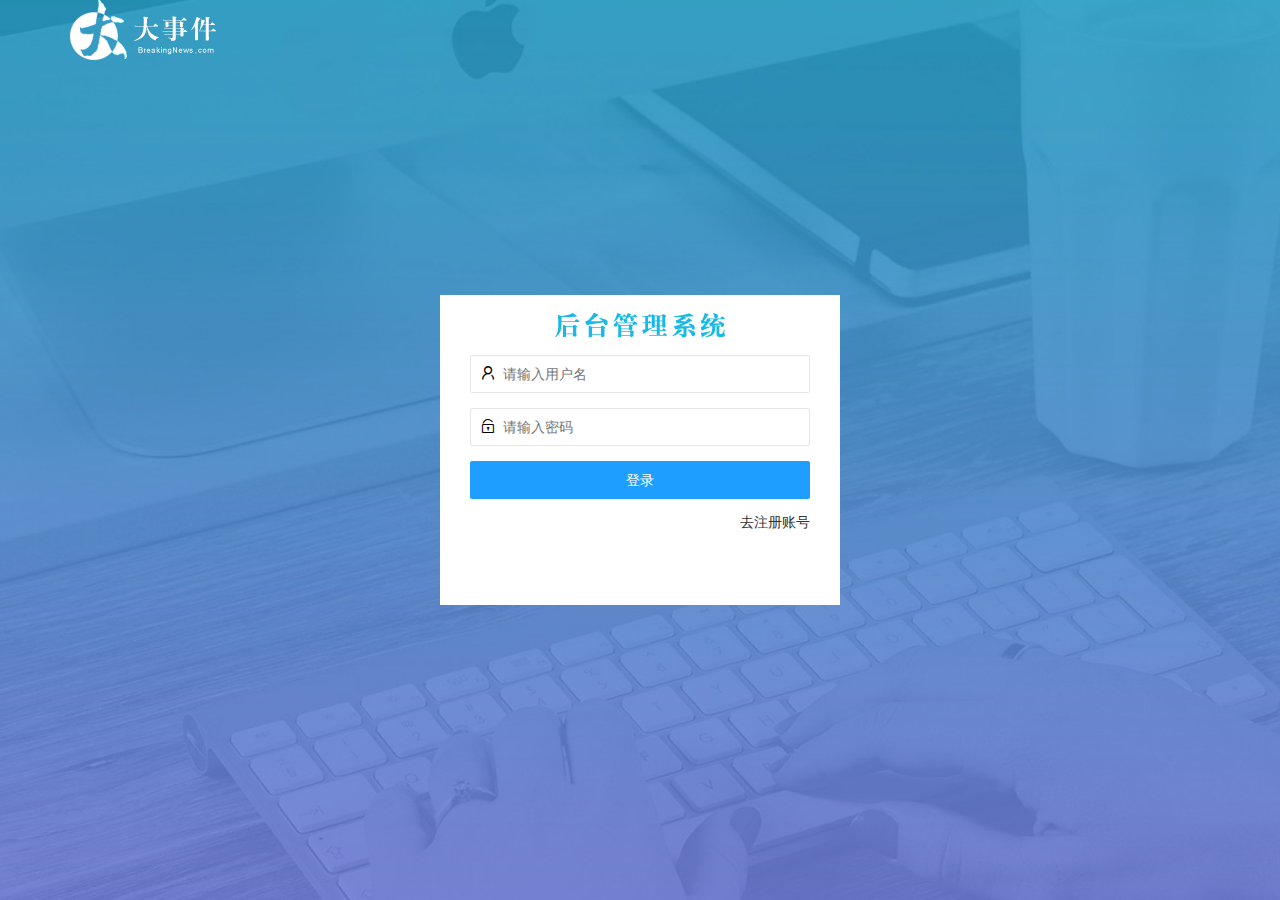
<file: login.html>
<!DOCTYPE html>
<html lang="en">

<head>
    <meta charset="UTF-8">
    <meta name="viewport" content="width=device-width, initial-scale=1.0">
    <title>大事件-登录/注册页面</title>
    <!-- 导入layui.css -->
    <link rel="stylesheet" href="/assets/lib/layui/css/layui.css">
    <!-- 引入自己的login.css -->
    <link rel="stylesheet" href="/assets/css/login.css">
</head>

<body>
    <div class="layui-main">
        <img src="/assets/images/logo.png" alt="">
    </div>
    <!-- 登录和注册页面 -->
    <div class="loginAndRegBox">
        <!-- 文章部分 -->
        <div class="titleBox">
        </div>
        <!-- 登录模块和注册模块 -->
        <div class="loginBox">
            <form class="layui-form" id="form_login">
                <div class="layui-form-item">
                    <i class="layui-icon layui-icon-username"></i>
                    <input type="text" name="username" required lay-verify="required" placeholder="请输入用户名" autocomplete="off" class="layui-input">
                </div>
                <div class="layui-form-item">
                    <i class="layui-icon layui-icon-password
                    "></i>
                    <input type="text" name="password" required lay-verify="required" placeholder="请输入密码" autocomplete="off" class="layui-input">
                </div>
                <div class="layui-form-item">
                    <button lay-submit class="layui-btn layui-btn-fluid layui-btn-normal">登录</button>
                </div>
                <div class="layui-form-item links">
                    <a href="javascript:;" id="link_reg">去注册账号</a>
                </div>
            </form>
        </div>
        <div class="regBox" style="display: none;">
            <form class="layui-form" id="form_reg">
                <div class="layui-form-item">
                    <i class="layui-icon layui-icon-username"></i>
                    <input type="text" name="username" required lay-verify="required" placeholder="请输入用户名" autocomplete="off" class="layui-input">
                </div>
                <div class="layui-form-item">
                    <i class="layui-icon layui-icon-password
                    "></i>
                    <input type="text" name="password" required lay-verify="required|pwd" placeholder="请输入密码" autocomplete="off" class="layui-input">
                </div>
                <div class="layui-form-item">
                    <i class="layui-icon layui-icon-password
                    "></i>
                    <input type="text" name="repassword" required lay-verify="required|pwd|repwd" placeholder="再次确认密码" autocomplete="off" class="layui-input">
                </div>
                <div class="layui-form-item">
                    <button lay-submit class="layui-btn layui-btn-fluid layui-btn-normal">注册</button>
                </div>
                <div class="layui-form-item links">
                    <a href="javascript:;" id="link_login">去登录</a>
                </div>
            </form>
        </div>
    </div>
    <!--  引入layui.all.js-->
    <script src="/assets/lib/layui/layui.all.js"></script>
    <!-- 引入jquery -->
    <script src="/assets/lib/jquery.js"></script>
    <!-- 引入baseAPI.js文件 -->
    <script src="/assets/js/baseAPI.js"></script>
    <!-- 引入自己的js文件 -->
    <script src="/assets/js/login.js"></script>
</body>

</html>
</file>
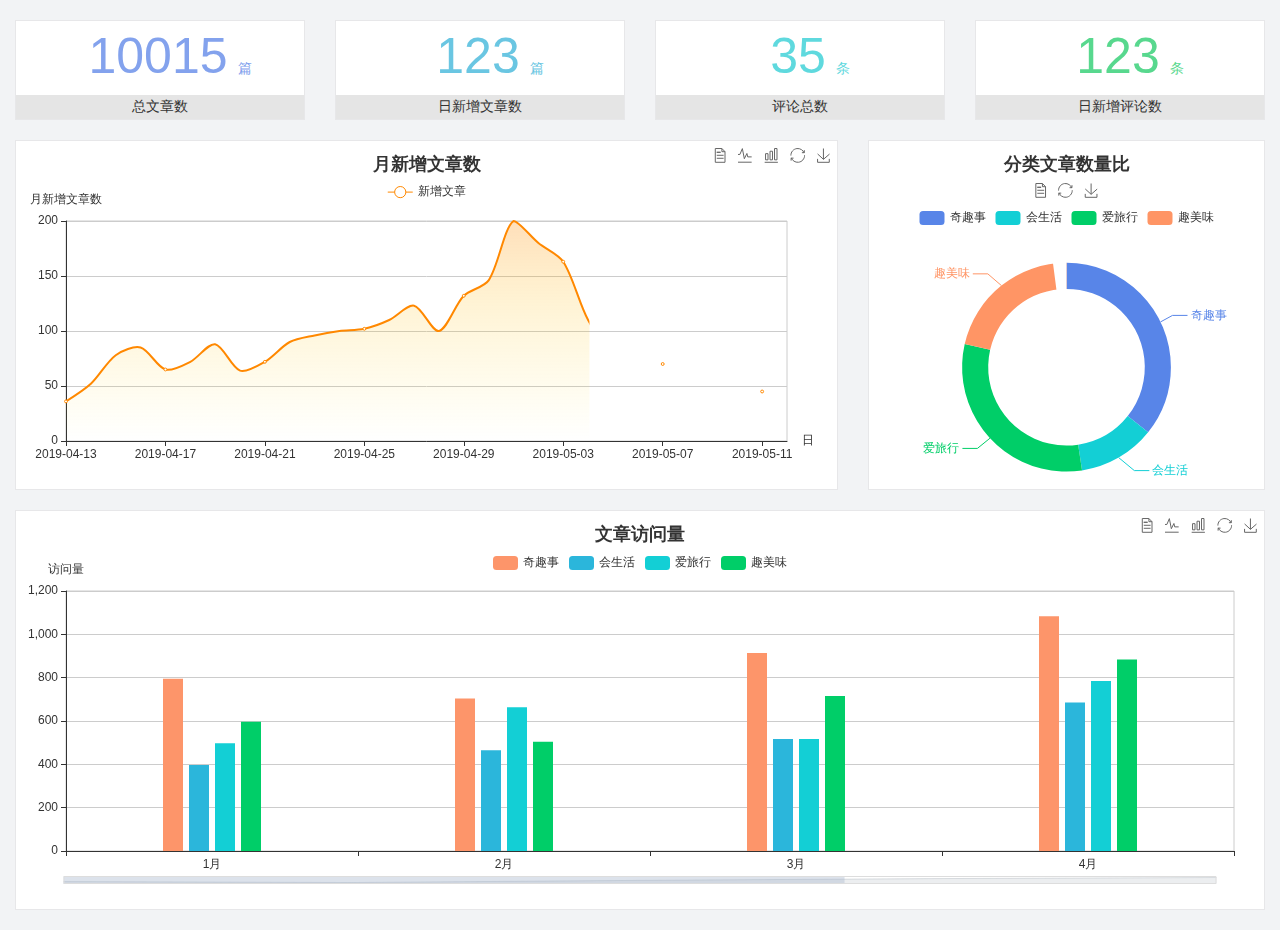
<file: home/dashboard.html>
<!DOCTYPE html>
<html lang="en">

<head>
  <meta charset="UTF-8">
  <meta name="viewport" content="width=device-width, initial-scale=1.0">
  <meta http-equiv="X-UA-Compatible" content="ie=edge">
  <title>图表统计</title>
  <link rel="stylesheet" href="../../assets/lib/bootstrap.css" />
  <link rel="stylesheet" href="../../assets/lib/main.css" />
  <script src="../../assets/lib/jquery.js"></script>
  <script type="text/javascript" src="../../assets/lib/echarts.min.js"></script>
</head>

<body>
  <div class="container-fluid">
    <div class="row spannel_list">
      <div class="col-sm-3 col-xs-6">
        <div class="spannel">
          <em>10015</em><span>篇</span>
          <b>总文章数</b>
        </div>
      </div>
      <div class="col-sm-3 col-xs-6">
        <div class="spannel scolor01">
          <em>123</em><span>篇</span>
          <b>日新增文章数</b>
        </div>
      </div>
      <div class="col-sm-3 col-xs-6">
        <div class="spannel scolor02">
          <em>35</em><span>条</span>
          <b>评论总数</b>
        </div>
      </div>
      <div class="col-sm-3 col-xs-6">
        <div class="spannel scolor03">
          <em>123</em><span>条</span>
          <b>日新增评论数</b>
        </div>
      </div>
    </div>
  </div>

  <div class="container-fluid">
    <div class="row curve-pie">
      <div class="col-lg-8 col-md-8">
        <div class="gragh_pannel" id="curve_show"></div>
      </div>
      <div class="col-lg-4 col-md-4">
        <div class="gragh_pannel" id="pie_show"></div>
      </div>
    </div>
  </div>

  <div class="container-fluid">
    <div class="column_pannel" id="column_show"></div>
  </div>

  <script>
    var oChart = echarts.init(document.getElementById('curve_show'));
    var aList_all = [
      { 'count': 36, 'date': '2019-04-13' },
      { 'count': 52, 'date': '2019-04-14' },
      { 'count': 78, 'date': '2019-04-15' },
      { 'count': 85, 'date': '2019-04-16' },
      { 'count': 65, 'date': '2019-04-17' },
      { 'count': 72, 'date': '2019-04-18' },
      { 'count': 88, 'date': '2019-04-19' },
      { 'count': 64, 'date': '2019-04-20' },
      { 'count': 72, 'date': '2019-04-21' },
      { 'count': 90, 'date': '2019-04-22' },
      { 'count': 96, 'date': '2019-04-23' },
      { 'count': 100, 'date': '2019-04-24' },
      { 'count': 102, 'date': '2019-04-25' },
      { 'count': 110, 'date': '2019-04-26' },
      { 'count': 123, 'date': '2019-04-27' },
      { 'count': 100, 'date': '2019-04-28' },
      { 'count': 132, 'date': '2019-04-29' },
      { 'count': 146, 'date': '2019-04-30' },
      { 'count': 200, 'date': '2019-05-01' },
      { 'count': 180, 'date': '2019-05-02' },
      { 'count': 163, 'date': '2019-05-03' },
      { 'count': 110, 'date': '2019-05-04' },
      { 'count': 80, 'date': '2019-05-05' },
      { 'count': 82, 'date': '2019-05-06' },
      { 'count': 70, 'date': '2019-05-07' },
      { 'count': 65, 'date': '2019-05-08' },
      { 'count': 54, 'date': '2019-05-09' },
      { 'count': 40, 'date': '2019-05-10' },
      { 'count': 45, 'date': '2019-05-11' },
      { 'count': 38, 'date': '2019-05-12' },
    ];

    let aCount = [];
    let aDate = [];

    for (var i = 0; i < aList_all.length; i++) {
      aCount.push(aList_all[i].count);
      aDate.push(aList_all[i].date);
    }

    var chartopt = {
      title: {
        text: '月新增文章数',
        left: 'center',
        top: '10'
      },
      tooltip: {
        trigger: 'axis'
      },
      legend: {
        data: ['新增文章'],
        top: '40'
      },
      toolbox: {
        show: true,
        feature: {
          mark: { show: true },
          dataView: { show: true, readOnly: false },
          magicType: { show: true, type: ['line', 'bar'] },
          restore: { show: true },
          saveAsImage: { show: true }
        }
      },
      calculable: true,
      xAxis: [
        {
          name: '日',
          type: 'category',
          boundaryGap: false,
          data: aDate
        }
      ],
      yAxis: [
        {
          name: '月新增文章数',
          type: 'value'
        }
      ],
      series: [
        {
          name: '新增文章',
          type: 'line',
          smooth: true,
          itemStyle: { normal: { areaStyle: { type: 'default' }, color: '#f80' }, lineStyle: { color: '#f80' } },
          data: aCount
        }],
      areaStyle: {
        normal: {
          color: new echarts.graphic.LinearGradient(0, 0, 0, 1, [{
            offset: 0,
            color: 'rgba(255,136,0,0.39)'
          }, {
            offset: .34,
            color: 'rgba(255,180,0,0.25)'
          }, {
            offset: 1,
            color: 'rgba(255,222,0,0.00)'
          }])

        }
      },
      grid: {
        show: true,
        x: 50,
        x2: 50,
        y: 80,
        height: 220
      }
    };

    oChart.setOption(chartopt);


    var oPie = echarts.init(document.getElementById('pie_show'));
    var oPieopt =
    {
      title: {
        top: 10,
        text: '分类文章数量比',
        x: 'center'
      },
      tooltip: {
        trigger: 'item',
        formatter: "{a} <br/>{b} : {c} ({d}%)"
      },
      color: ['#5885e8', '#13cfd5', '#00ce68', '#ff9565'],
      legend: {
        x: 'center',
        top: 65,
        data: ['奇趣事', '会生活', '爱旅行', '趣美味']
      },
      toolbox: {
        show: true,
        x: 'center',
        top: 35,
        feature: {
          mark: { show: true },
          dataView: { show: true, readOnly: false },
          magicType: {
            show: true,
            type: ['pie', 'funnel'],
            option: {
              funnel: {
                x: '25%',
                width: '50%',
                funnelAlign: 'left',
                max: 1548
              }
            }
          },
          restore: { show: true },
          saveAsImage: { show: true }
        }
      },
      calculable: true,
      series: [
        {
          name: '访问来源',
          type: 'pie',
          radius: ['45%', '60%'],
          center: ['50%', '65%'],
          data: [
            { value: 300, name: '奇趣事' },
            { value: 100, name: '会生活' },
            { value: 260, name: '爱旅行' },
            { value: 180, name: '趣美味' }
          ]
        }
      ]
    };
    oPie.setOption(oPieopt);



    var oColumn = this.echarts.init(document.getElementById('column_show'));
    var oColumnopt =
    {
      title: {
        text: '文章访问量',
        left: 'center',
        top: '10'
      },
      tooltip: {
        trigger: 'axis'
      },
      legend: {
        data: ['奇趣事', '会生活', '爱旅行', '趣美味'],
        top: '40'
      },
      toolbox: {
        show: true,
        feature: {
          mark: { show: true },
          dataView: { show: true, readOnly: false },
          magicType: { show: true, type: ['line', 'bar'] },
          restore: { show: true },
          saveAsImage: { show: true }
        }
      },
      calculable: true,
      xAxis: [
        {
          type: 'category',
          data: ['1月', '2月', '3月', '4月', '5月']
        }
      ],
      yAxis: [
        {
          name: '访问量',
          type: 'value'
        }
      ],
      series: [
        {
          name: '奇趣事',
          type: 'bar',
          barWidth: 20,
          itemStyle: {
            normal: { areaStyle: { type: 'default' }, color: '#fd956a' }
          },
          data: [800, 708, 920, 1090, 1200]
        },
        {
          name: '会生活',
          type: 'bar',
          barWidth: 20,
          itemStyle: {
            normal: { areaStyle: { type: 'default' }, color: '#2bb6db' }
          },
          data: [400, 468, 520, 690, 800]
        },
        {
          name: '爱旅行',
          type: 'bar',
          barWidth: 20,
          itemStyle: {
            normal: { areaStyle: { type: 'default' }, color: '#13cfd5' }
          },
          data: [500, 668, 520, 790, 900]
        },
        {
          name: '趣美味',
          type: 'bar',
          barWidth: 20,
          itemStyle: {
            normal: { areaStyle: { type: 'default' }, color: '#00ce68' }
          },
          data: [600, 508, 720, 890, 1000]
        }
      ],
      grid: {
        show: true,
        x: 50,
        x2: 30,
        y: 80,
        height: 260
      },
      dataZoom: [//给x轴设置滚动条
        {
          start: 0,//默认为0
          end: 100 - 1000 / 31,//默认为100
          type: 'slider',
          show: true,
          xAxisIndex: [0],
          handleSize: 0,//滑动条的 左右2个滑动条的大小
          height: 8,//组件高度
          left: 45, //左边的距离
          right: 50,//右边的距离
          bottom: 26,//右边的距离
          handleColor: '#ddd',//h滑动图标的颜色
          handleStyle: {
            borderColor: "#cacaca",
            borderWidth: "1",
            shadowBlur: 2,
            background: "#ddd",
            shadowColor: "#ddd",
          }
        }]
    };
    oColumn.setOption(oColumnopt);
  </script>
</body>

</html>
</file>
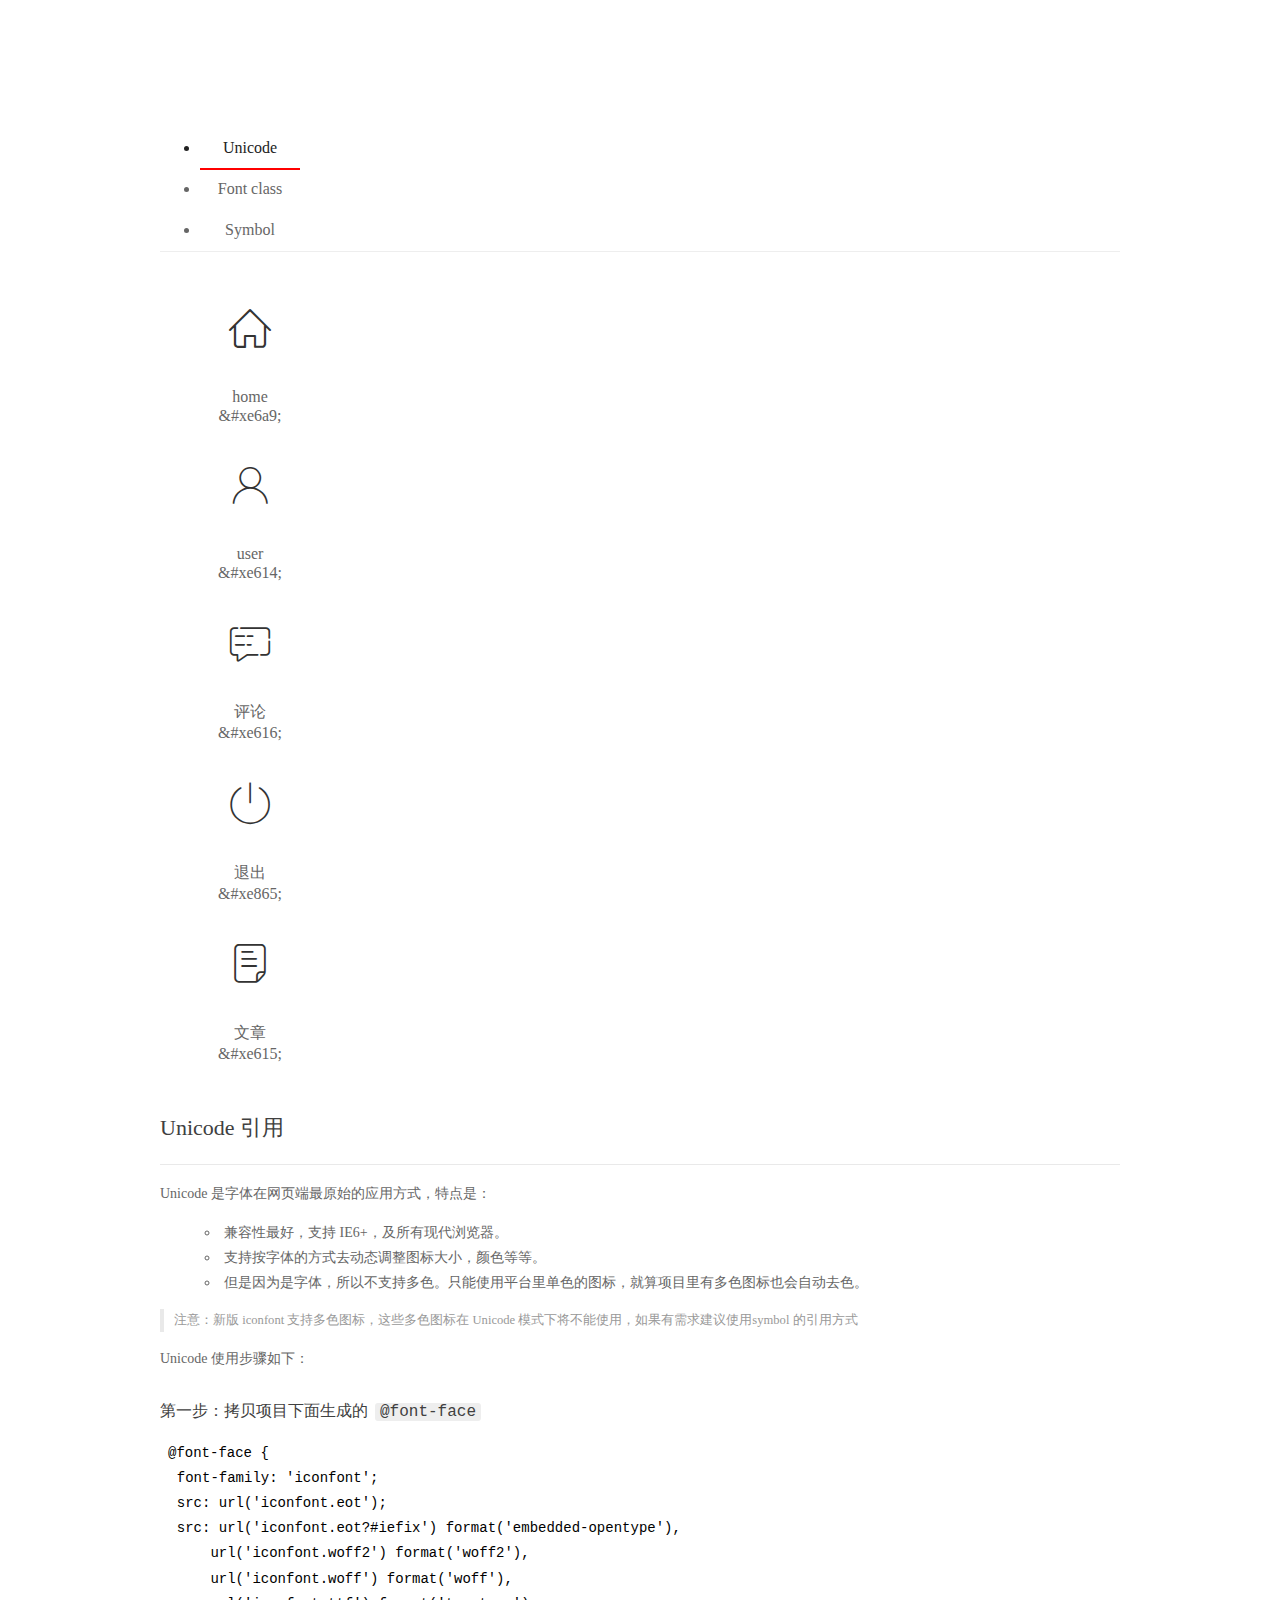
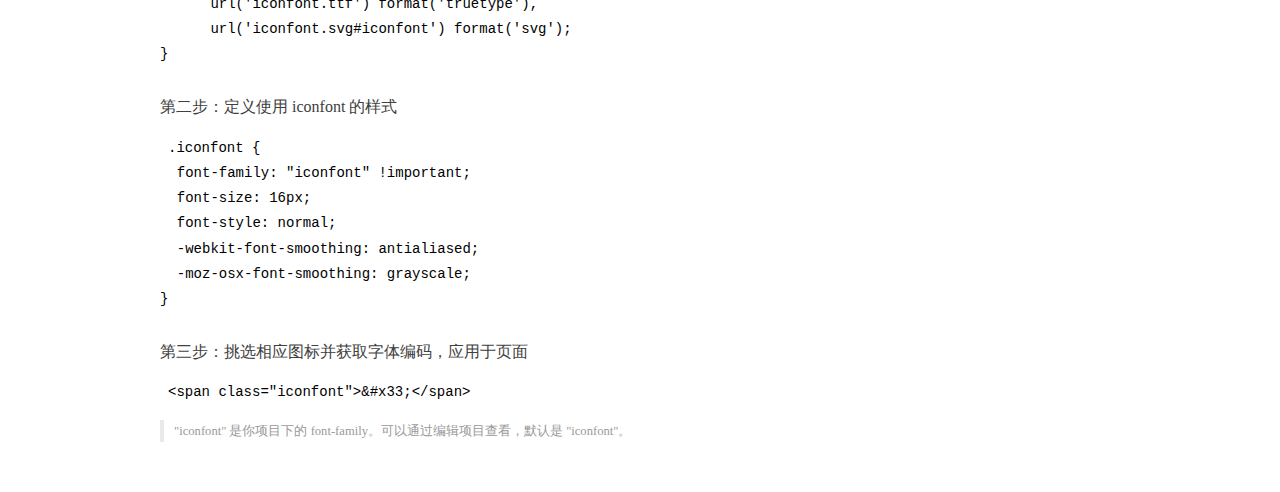
<file: assets/fonts/demo_index.html>
<!DOCTYPE html>
<html>
<head>
  <meta charset="utf-8"/>
  <title>IconFont Demo</title>
  <link rel="shortcut icon" href="https://gtms04.alicdn.com/tps/i4/TB1_oz6GVXXXXaFXpXXJDFnIXXX-64-64.ico" type="image/x-icon"/>
  <link rel="stylesheet" href="https://g.alicdn.com/thx/cube/1.3.2/cube.min.css">
  <link rel="stylesheet" href="demo.css">
  <link rel="stylesheet" href="iconfont.css">
  <script src="iconfont.js"></script>
  <!-- jQuery -->
  <script src="https://a1.alicdn.com/oss/uploads/2018/12/26/7bfddb60-08e8-11e9-9b04-53e73bb6408b.js"></script>
  <!-- 代码高亮 -->
  <script src="https://a1.alicdn.com/oss/uploads/2018/12/26/a3f714d0-08e6-11e9-8a15-ebf944d7534c.js"></script>
</head>
<body>
  <div class="main">
    <h1 class="logo"><a href="https://www.iconfont.cn/" title="iconfont 首页" target="_blank">&#xe86b;</a></h1>
    <div class="nav-tabs">
      <ul id="tabs" class="dib-box">
        <li class="dib active"><span>Unicode</span></li>
        <li class="dib"><span>Font class</span></li>
        <li class="dib"><span>Symbol</span></li>
      </ul>
      
    </div>
    <div class="tab-container">
      <div class="content unicode" style="display: block;">
          <ul class="icon_lists dib-box">
          
            <li class="dib">
              <span class="icon iconfont">&#xe6a9;</span>
                <div class="name">home</div>
                <div class="code-name">&amp;#xe6a9;</div>
              </li>
          
            <li class="dib">
              <span class="icon iconfont">&#xe614;</span>
                <div class="name">user</div>
                <div class="code-name">&amp;#xe614;</div>
              </li>
          
            <li class="dib">
              <span class="icon iconfont">&#xe616;</span>
                <div class="name">评论</div>
                <div class="code-name">&amp;#xe616;</div>
              </li>
          
            <li class="dib">
              <span class="icon iconfont">&#xe865;</span>
                <div class="name">退出</div>
                <div class="code-name">&amp;#xe865;</div>
              </li>
          
            <li class="dib">
              <span class="icon iconfont">&#xe615;</span>
                <div class="name">文章</div>
                <div class="code-name">&amp;#xe615;</div>
              </li>
          
          </ul>
          <div class="article markdown">
          <h2 id="unicode-">Unicode 引用</h2>
          <hr>

          <p>Unicode 是字体在网页端最原始的应用方式，特点是：</p>
          <ul>
            <li>兼容性最好，支持 IE6+，及所有现代浏览器。</li>
            <li>支持按字体的方式去动态调整图标大小，颜色等等。</li>
            <li>但是因为是字体，所以不支持多色。只能使用平台里单色的图标，就算项目里有多色图标也会自动去色。</li>
          </ul>
          <blockquote>
            <p>注意：新版 iconfont 支持多色图标，这些多色图标在 Unicode 模式下将不能使用，如果有需求建议使用symbol 的引用方式</p>
          </blockquote>
          <p>Unicode 使用步骤如下：</p>
          <h3 id="-font-face">第一步：拷贝项目下面生成的 <code>@font-face</code></h3>
<pre><code class="language-css"
>@font-face {
  font-family: 'iconfont';
  src: url('iconfont.eot');
  src: url('iconfont.eot?#iefix') format('embedded-opentype'),
      url('iconfont.woff2') format('woff2'),
      url('iconfont.woff') format('woff'),
      url('iconfont.ttf') format('truetype'),
      url('iconfont.svg#iconfont') format('svg');
}
</code></pre>
          <h3 id="-iconfont-">第二步：定义使用 iconfont 的样式</h3>
<pre><code class="language-css"
>.iconfont {
  font-family: "iconfont" !important;
  font-size: 16px;
  font-style: normal;
  -webkit-font-smoothing: antialiased;
  -moz-osx-font-smoothing: grayscale;
}
</code></pre>
          <h3 id="-">第三步：挑选相应图标并获取字体编码，应用于页面</h3>
<pre>
<code class="language-html"
>&lt;span class="iconfont"&gt;&amp;#x33;&lt;/span&gt;
</code></pre>
          <blockquote>
            <p>"iconfont" 是你项目下的 font-family。可以通过编辑项目查看，默认是 "iconfont"。</p>
          </blockquote>
          </div>
      </div>
      <div class="content font-class">
        <ul class="icon_lists dib-box">
          
          <li class="dib">
            <span class="icon iconfont icon-home"></span>
            <div class="name">
              home
            </div>
            <div class="code-name">.icon-home
            </div>
          </li>
          
          <li class="dib">
            <span class="icon iconfont icon-user"></span>
            <div class="name">
              user
            </div>
            <div class="code-name">.icon-user
            </div>
          </li>
          
          <li class="dib">
            <span class="icon iconfont icon-pinglun"></span>
            <div class="name">
              评论
            </div>
            <div class="code-name">.icon-pinglun
            </div>
          </li>
          
          <li class="dib">
            <span class="icon iconfont icon-tuichu"></span>
            <div class="name">
              退出
            </div>
            <div class="code-name">.icon-tuichu
            </div>
          </li>
          
          <li class="dib">
            <span class="icon iconfont icon-16"></span>
            <div class="name">
              文章
            </div>
            <div class="code-name">.icon-16
            </div>
          </li>
          
        </ul>
        <div class="article markdown">
        <h2 id="font-class-">font-class 引用</h2>
        <hr>

        <p>font-class 是 Unicode 使用方式的一种变种，主要是解决 Unicode 书写不直观，语意不明确的问题。</p>
        <p>与 Unicode 使用方式相比，具有如下特点：</p>
        <ul>
          <li>兼容性良好，支持 IE8+，及所有现代浏览器。</li>
          <li>相比于 Unicode 语意明确，书写更直观。可以很容易分辨这个 icon 是什么。</li>
          <li>因为使用 class 来定义图标，所以当要替换图标时，只需要修改 class 里面的 Unicode 引用。</li>
          <li>不过因为本质上还是使用的字体，所以多色图标还是不支持的。</li>
        </ul>
        <p>使用步骤如下：</p>
        <h3 id="-fontclass-">第一步：引入项目下面生成的 fontclass 代码：</h3>
<pre><code class="language-html">&lt;link rel="stylesheet" href="./iconfont.css"&gt;
</code></pre>
        <h3 id="-">第二步：挑选相应图标并获取类名，应用于页面：</h3>
<pre><code class="language-html">&lt;span class="iconfont icon-xxx"&gt;&lt;/span&gt;
</code></pre>
        <blockquote>
          <p>"
            iconfont" 是你项目下的 font-family。可以通过编辑项目查看，默认是 "iconfont"。</p>
        </blockquote>
      </div>
      </div>
      <div class="content symbol">
          <ul class="icon_lists dib-box">
          
            <li class="dib">
                <svg class="icon svg-icon" aria-hidden="true">
                  <use xlink:href="#icon-home"></use>
                </svg>
                <div class="name">home</div>
                <div class="code-name">#icon-home</div>
            </li>
          
            <li class="dib">
                <svg class="icon svg-icon" aria-hidden="true">
                  <use xlink:href="#icon-user"></use>
                </svg>
                <div class="name">user</div>
                <div class="code-name">#icon-user</div>
            </li>
          
            <li class="dib">
                <svg class="icon svg-icon" aria-hidden="true">
                  <use xlink:href="#icon-pinglun"></use>
                </svg>
                <div class="name">评论</div>
                <div class="code-name">#icon-pinglun</div>
            </li>
          
            <li class="dib">
                <svg class="icon svg-icon" aria-hidden="true">
                  <use xlink:href="#icon-tuichu"></use>
                </svg>
                <div class="name">退出</div>
                <div class="code-name">#icon-tuichu</div>
            </li>
          
            <li class="dib">
                <svg class="icon svg-icon" aria-hidden="true">
                  <use xlink:href="#icon-16"></use>
                </svg>
                <div class="name">文章</div>
                <div class="code-name">#icon-16</div>
            </li>
          
          </ul>
          <div class="article markdown">
          <h2 id="symbol-">Symbol 引用</h2>
          <hr>

          <p>这是一种全新的使用方式，应该说这才是未来的主流，也是平台目前推荐的用法。相关介绍可以参考这篇<a href="">文章</a>
            这种用法其实是做了一个 SVG 的集合，与另外两种相比具有如下特点：</p>
          <ul>
            <li>支持多色图标了，不再受单色限制。</li>
            <li>通过一些技巧，支持像字体那样，通过 <code>font-size</code>, <code>color</code> 来调整样式。</li>
            <li>兼容性较差，支持 IE9+，及现代浏览器。</li>
            <li>浏览器渲染 SVG 的性能一般，还不如 png。</li>
          </ul>
          <p>使用步骤如下：</p>
          <h3 id="-symbol-">第一步：引入项目下面生成的 symbol 代码：</h3>
<pre><code class="language-html">&lt;script src="./iconfont.js"&gt;&lt;/script&gt;
</code></pre>
          <h3 id="-css-">第二步：加入通用 CSS 代码（引入一次就行）：</h3>
<pre><code class="language-html">&lt;style&gt;
.icon {
  width: 1em;
  height: 1em;
  vertical-align: -0.15em;
  fill: currentColor;
  overflow: hidden;
}
&lt;/style&gt;
</code></pre>
          <h3 id="-">第三步：挑选相应图标并获取类名，应用于页面：</h3>
<pre><code class="language-html">&lt;svg class="icon" aria-hidden="true"&gt;
  &lt;use xlink:href="#icon-xxx"&gt;&lt;/use&gt;
&lt;/svg&gt;
</code></pre>
          </div>
      </div>

    </div>
  </div>
  <script>
  $(document).ready(function () {
      $('.tab-container .content:first').show()

      $('#tabs li').click(function (e) {
        var tabContent = $('.tab-container .content')
        var index = $(this).index()

        if ($(this).hasClass('active')) {
          return
        } else {
          $('#tabs li').removeClass('active')
          $(this).addClass('active')

          tabContent.hide().eq(index).fadeIn()
        }
      })
    })
  </script>
</body>
</html>
</file>
<file: assets/lib/layui/css/layui.css>
/** layui-v2.5.5 MIT License By https://www.layui.com */
 .layui-inline,img{display:inline-block;vertical-align:middle}h1,h2,h3,h4,h5,h6{font-weight:400}.layui-edge,.layui-header,.layui-inline,.layui-main{position:relative}.layui-body,.layui-edge,.layui-elip{overflow:hidden}.layui-btn,.layui-edge,.layui-inline,img{vertical-align:middle}.layui-btn,.layui-disabled,.layui-icon,.layui-unselect{-moz-user-select:none;-webkit-user-select:none;-ms-user-select:none}.layui-elip,.layui-form-checkbox span,.layui-form-pane .layui-form-label{text-overflow:ellipsis;white-space:nowrap}.layui-breadcrumb,.layui-tree-btnGroup{visibility:hidden}blockquote,body,button,dd,div,dl,dt,form,h1,h2,h3,h4,h5,h6,input,li,ol,p,pre,td,textarea,th,ul{margin:0;padding:0;-webkit-tap-highlight-color:rgba(0,0,0,0)}a:active,a:hover{outline:0}img{border:none}li{list-style:none}table{border-collapse:collapse;border-spacing:0}h4,h5,h6{font-size:100%}button,input,optgroup,option,select,textarea{font-family:inherit;font-size:inherit;font-style:inherit;font-weight:inherit;outline:0}pre{white-space:pre-wrap;white-space:-moz-pre-wrap;white-space:-pre-wrap;white-space:-o-pre-wrap;word-wrap:break-word}body{line-height:24px;font:14px Helvetica Neue,Helvetica,PingFang SC,Tahoma,Arial,sans-serif}hr{height:1px;margin:10px 0;border:0;clear:both}a{color:#333;text-decoration:none}a:hover{color:#777}a cite{font-style:normal;*cursor:pointer}.layui-border-box,.layui-border-box *{box-sizing:border-box}.layui-box,.layui-box *{box-sizing:content-box}.layui-clear{clear:both;*zoom:1}.layui-clear:after{content:'\20';clear:both;*zoom:1;display:block;height:0}.layui-inline{*display:inline;*zoom:1}.layui-edge{display:inline-block;width:0;height:0;border-width:6px;border-style:dashed;border-color:transparent}.layui-edge-top{top:-4px;border-bottom-color:#999;border-bottom-style:solid}.layui-edge-right{border-left-color:#999;border-left-style:solid}.layui-edge-bottom{top:2px;border-top-color:#999;border-top-style:solid}.layui-edge-left{border-right-color:#999;border-right-style:solid}.layui-disabled,.layui-disabled:hover{color:#d2d2d2!important;cursor:not-allowed!important}.layui-circle{border-radius:100%}.layui-show{display:block!important}.layui-hide{display:none!important}@font-face{font-family:layui-icon;src:url(../font/iconfont.eot?v=250);src:url(../font/iconfont.eot?v=250#iefix) format('embedded-opentype'),url(../font/iconfont.woff2?v=250) format('woff2'),url(../font/iconfont.woff?v=250) format('woff'),url(../font/iconfont.ttf?v=250) format('truetype'),url(../font/iconfont.svg?v=250#layui-icon) format('svg')}.layui-icon{font-family:layui-icon!important;font-size:16px;font-style:normal;-webkit-font-smoothing:antialiased;-moz-osx-font-smoothing:grayscale}.layui-icon-reply-fill:before{content:"\e611"}.layui-icon-set-fill:before{content:"\e614"}.layui-icon-menu-fill:before{content:"\e60f"}.layui-icon-search:before{content:"\e615"}.layui-icon-share:before{content:"\e641"}.layui-icon-set-sm:before{content:"\e620"}.layui-icon-engine:before{content:"\e628"}.layui-icon-close:before{content:"\1006"}.layui-icon-close-fill:before{content:"\1007"}.layui-icon-chart-screen:before{content:"\e629"}.layui-icon-star:before{content:"\e600"}.layui-icon-circle-dot:before{content:"\e617"}.layui-icon-chat:before{content:"\e606"}.layui-icon-release:before{content:"\e609"}.layui-icon-list:before{content:"\e60a"}.layui-icon-chart:before{content:"\e62c"}.layui-icon-ok-circle:before{content:"\1005"}.layui-icon-layim-theme:before{content:"\e61b"}.layui-icon-table:before{content:"\e62d"}.layui-icon-right:before{content:"\e602"}.layui-icon-left:before{content:"\e603"}.layui-icon-cart-simple:before{content:"\e698"}.layui-icon-face-cry:before{content:"\e69c"}.layui-icon-face-smile:before{content:"\e6af"}.layui-icon-survey:before{content:"\e6b2"}.layui-icon-tree:before{content:"\e62e"}.layui-icon-upload-circle:before{content:"\e62f"}.layui-icon-add-circle:before{content:"\e61f"}.layui-icon-download-circle:before{content:"\e601"}.layui-icon-templeate-1:before{content:"\e630"}.layui-icon-util:before{content:"\e631"}.layui-icon-face-surprised:before{content:"\e664"}.layui-icon-edit:before{content:"\e642"}.layui-icon-speaker:before{content:"\e645"}.layui-icon-down:before{content:"\e61a"}.layui-icon-file:before{content:"\e621"}.layui-icon-layouts:before{content:"\e632"}.layui-icon-rate-half:before{content:"\e6c9"}.layui-icon-add-circle-fine:before{content:"\e608"}.layui-icon-prev-circle:before{content:"\e633"}.layui-icon-read:before{content:"\e705"}.layui-icon-404:before{content:"\e61c"}.layui-icon-carousel:before{content:"\e634"}.layui-icon-help:before{content:"\e607"}.layui-icon-code-circle:before{content:"\e635"}.layui-icon-water:before{content:"\e636"}.layui-icon-username:before{content:"\e66f"}.layui-icon-find-fill:before{content:"\e670"}.layui-icon-about:before{content:"\e60b"}.layui-icon-location:before{content:"\e715"}.layui-icon-up:before{content:"\e619"}.layui-icon-pause:before{content:"\e651"}.layui-icon-date:before{content:"\e637"}.layui-icon-layim-uploadfile:before{content:"\e61d"}.layui-icon-delete:before{content:"\e640"}.layui-icon-play:before{content:"\e652"}.layui-icon-top:before{content:"\e604"}.layui-icon-friends:before{content:"\e612"}.layui-icon-refresh-3:before{content:"\e9aa"}.layui-icon-ok:before{content:"\e605"}.layui-icon-layer:before{content:"\e638"}.layui-icon-face-smile-fine:before{content:"\e60c"}.layui-icon-dollar:before{content:"\e659"}.layui-icon-group:before{content:"\e613"}.layui-icon-layim-download:before{content:"\e61e"}.layui-icon-picture-fine:before{content:"\e60d"}.layui-icon-link:before{content:"\e64c"}.layui-icon-diamond:before{content:"\e735"}.layui-icon-log:before{content:"\e60e"}.layui-icon-rate-solid:before{content:"\e67a"}.layui-icon-fonts-del:before{content:"\e64f"}.layui-icon-unlink:before{content:"\e64d"}.layui-icon-fonts-clear:before{content:"\e639"}.layui-icon-triangle-r:before{content:"\e623"}.layui-icon-circle:before{content:"\e63f"}.layui-icon-radio:before{content:"\e643"}.layui-icon-align-center:before{content:"\e647"}.layui-icon-align-right:before{content:"\e648"}.layui-icon-align-left:before{content:"\e649"}.layui-icon-loading-1:before{content:"\e63e"}.layui-icon-return:before{content:"\e65c"}.layui-icon-fonts-strong:before{content:"\e62b"}.layui-icon-upload:before{content:"\e67c"}.layui-icon-dialogue:before{content:"\e63a"}.layui-icon-video:before{content:"\e6ed"}.layui-icon-headset:before{content:"\e6fc"}.layui-icon-cellphone-fine:before{content:"\e63b"}.layui-icon-add-1:before{content:"\e654"}.layui-icon-face-smile-b:before{content:"\e650"}.layui-icon-fonts-html:before{content:"\e64b"}.layui-icon-form:before{content:"\e63c"}.layui-icon-cart:before{content:"\e657"}.layui-icon-camera-fill:before{content:"\e65d"}.layui-icon-tabs:before{content:"\e62a"}.layui-icon-fonts-code:before{content:"\e64e"}.layui-icon-fire:before{content:"\e756"}.layui-icon-set:before{content:"\e716"}.layui-icon-fonts-u:before{content:"\e646"}.layui-icon-triangle-d:before{content:"\e625"}.layui-icon-tips:before{content:"\e702"}.layui-icon-picture:before{content:"\e64a"}.layui-icon-more-vertical:before{content:"\e671"}.layui-icon-flag:before{content:"\e66c"}.layui-icon-loading:before{content:"\e63d"}.layui-icon-fonts-i:before{content:"\e644"}.layui-icon-refresh-1:before{content:"\e666"}.layui-icon-rmb:before{content:"\e65e"}.layui-icon-home:before{content:"\e68e"}.layui-icon-user:before{content:"\e770"}.layui-icon-notice:before{content:"\e667"}.layui-icon-login-weibo:before{content:"\e675"}.layui-icon-voice:before{content:"\e688"}.layui-icon-upload-drag:before{content:"\e681"}.layui-icon-login-qq:before{content:"\e676"}.layui-icon-snowflake:before{content:"\e6b1"}.layui-icon-file-b:before{content:"\e655"}.layui-icon-template:before{content:"\e663"}.layui-icon-auz:before{content:"\e672"}.layui-icon-console:before{content:"\e665"}.layui-icon-app:before{content:"\e653"}.layui-icon-prev:before{content:"\e65a"}.layui-icon-website:before{content:"\e7ae"}.layui-icon-next:before{content:"\e65b"}.layui-icon-component:before{content:"\e857"}.layui-icon-more:before{content:"\e65f"}.layui-icon-login-wechat:before{content:"\e677"}.layui-icon-shrink-right:before{content:"\e668"}.layui-icon-spread-left:before{content:"\e66b"}.layui-icon-camera:before{content:"\e660"}.layui-icon-note:before{content:"\e66e"}.layui-icon-refresh:before{content:"\e669"}.layui-icon-female:before{content:"\e661"}.layui-icon-male:before{content:"\e662"}.layui-icon-password:before{content:"\e673"}.layui-icon-senior:before{content:"\e674"}.layui-icon-theme:before{content:"\e66a"}.layui-icon-tread:before{content:"\e6c5"}.layui-icon-praise:before{content:"\e6c6"}.layui-icon-star-fill:before{content:"\e658"}.layui-icon-rate:before{content:"\e67b"}.layui-icon-template-1:before{content:"\e656"}.layui-icon-vercode:before{content:"\e679"}.layui-icon-cellphone:before{content:"\e678"}.layui-icon-screen-full:before{content:"\e622"}.layui-icon-screen-restore:before{content:"\e758"}.layui-icon-cols:before{content:"\e610"}.layui-icon-export:before{content:"\e67d"}.layui-icon-print:before{content:"\e66d"}.layui-icon-slider:before{content:"\e714"}.layui-icon-addition:before{content:"\e624"}.layui-icon-subtraction:before{content:"\e67e"}.layui-icon-service:before{content:"\e626"}.layui-icon-transfer:before{content:"\e691"}.layui-main{width:1140px;margin:0 auto}.layui-header{z-index:1000;height:60px}.layui-header a:hover{transition:all .5s;-webkit-transition:all .5s}.layui-side{position:fixed;left:0;top:0;bottom:0;z-index:999;width:200px;overflow-x:hidden}.layui-side-scroll{position:relative;width:220px;height:100%;overflow-x:hidden}.layui-body{position:absolute;left:200px;right:0;top:0;bottom:0;z-index:998;width:auto;overflow-y:auto;box-sizing:border-box}.layui-layout-body{overflow:hidden}.layui-layout-admin .layui-header{background-color:#23262E}.layui-layout-admin .layui-side{top:60px;width:200px;overflow-x:hidden}.layui-layout-admin .layui-body{position:fixed;top:60px;bottom:44px}.layui-layout-admin .layui-main{width:auto;margin:0 15px}.layui-layout-admin .layui-footer{position:fixed;left:200px;right:0;bottom:0;height:44px;line-height:44px;padding:0 15px;background-color:#eee}.layui-layout-admin .layui-logo{position:absolute;left:0;top:0;width:200px;height:100%;line-height:60px;text-align:center;color:#009688;font-size:16px}.layui-layout-admin .layui-header .layui-nav{background:0 0}.layui-layout-left{position:absolute!important;left:200px;top:0}.layui-layout-right{position:absolute!important;right:0;top:0}.layui-container{position:relative;margin:0 auto;padding:0 15px;box-sizing:border-box}.layui-fluid{position:relative;margin:0 auto;padding:0 15px}.layui-row:after,.layui-row:before{content:'';display:block;clear:both}.layui-col-lg1,.layui-col-lg10,.layui-col-lg11,.layui-col-lg12,.layui-col-lg2,.layui-col-lg3,.layui-col-lg4,.layui-col-lg5,.layui-col-lg6,.layui-col-lg7,.layui-col-lg8,.layui-col-lg9,.layui-col-md1,.layui-col-md10,.layui-col-md11,.layui-col-md12,.layui-col-md2,.layui-col-md3,.layui-col-md4,.layui-col-md5,.layui-col-md6,.layui-col-md7,.layui-col-md8,.layui-col-md9,.layui-col-sm1,.layui-col-sm10,.layui-col-sm11,.layui-col-sm12,.layui-col-sm2,.layui-col-sm3,.layui-col-sm4,.layui-col-sm5,.layui-col-sm6,.layui-col-sm7,.layui-col-sm8,.layui-col-sm9,.layui-col-xs1,.layui-col-xs10,.layui-col-xs11,.layui-col-xs12,.layui-col-xs2,.layui-col-xs3,.layui-col-xs4,.layui-col-xs5,.layui-col-xs6,.layui-col-xs7,.layui-col-xs8,.layui-col-xs9{position:relative;display:block;box-sizing:border-box}.layui-col-xs1,.layui-col-xs10,.layui-col-xs11,.layui-col-xs12,.layui-col-xs2,.layui-col-xs3,.layui-col-xs4,.layui-col-xs5,.layui-col-xs6,.layui-col-xs7,.layui-col-xs8,.layui-col-xs9{float:left}.layui-col-xs1{width:8.33333333%}.layui-col-xs2{width:16.66666667%}.layui-col-xs3{width:25%}.layui-col-xs4{width:33.33333333%}.layui-col-xs5{width:41.66666667%}.layui-col-xs6{width:50%}.layui-col-xs7{width:58.33333333%}.layui-col-xs8{width:66.66666667%}.layui-col-xs9{width:75%}.layui-col-xs10{width:83.33333333%}.layui-col-xs11{width:91.66666667%}.layui-col-xs12{width:100%}.layui-col-xs-offset1{margin-left:8.33333333%}.layui-col-xs-offset2{margin-left:16.66666667%}.layui-col-xs-offset3{margin-left:25%}.layui-col-xs-offset4{margin-left:33.33333333%}.layui-col-xs-offset5{margin-left:41.66666667%}.layui-col-xs-offset6{margin-left:50%}.layui-col-xs-offset7{margin-left:58.33333333%}.layui-col-xs-offset8{margin-left:66.66666667%}.layui-col-xs-offset9{margin-left:75%}.layui-col-xs-offset10{margin-left:83.33333333%}.layui-col-xs-offset11{margin-left:91.66666667%}.layui-col-xs-offset12{margin-left:100%}@media screen and (max-width:768px){.layui-hide-xs{display:none!important}.layui-show-xs-block{display:block!important}.layui-show-xs-inline{display:inline!important}.layui-show-xs-inline-block{display:inline-block!important}}@media screen and (min-width:768px){.layui-container{width:750px}.layui-hide-sm{display:none!important}.layui-show-sm-block{display:block!important}.layui-show-sm-inline{display:inline!important}.layui-show-sm-inline-block{display:inline-block!important}.layui-col-sm1,.layui-col-sm10,.layui-col-sm11,.layui-col-sm12,.layui-col-sm2,.layui-col-sm3,.layui-col-sm4,.layui-col-sm5,.layui-col-sm6,.layui-col-sm7,.layui-col-sm8,.layui-col-sm9{float:left}.layui-col-sm1{width:8.33333333%}.layui-col-sm2{width:16.66666667%}.layui-col-sm3{width:25%}.layui-col-sm4{width:33.33333333%}.layui-col-sm5{width:41.66666667%}.layui-col-sm6{width:50%}.layui-col-sm7{width:58.33333333%}.layui-col-sm8{width:66.66666667%}.layui-col-sm9{width:75%}.layui-col-sm10{width:83.33333333%}.layui-col-sm11{width:91.66666667%}.layui-col-sm12{width:100%}.layui-col-sm-offset1{margin-left:8.33333333%}.layui-col-sm-offset2{margin-left:16.66666667%}.layui-col-sm-offset3{margin-left:25%}.layui-col-sm-offset4{margin-left:33.33333333%}.layui-col-sm-offset5{margin-left:41.66666667%}.layui-col-sm-offset6{margin-left:50%}.layui-col-sm-offset7{margin-left:58.33333333%}.layui-col-sm-offset8{margin-left:66.66666667%}.layui-col-sm-offset9{margin-left:75%}.layui-col-sm-offset10{margin-left:83.33333333%}.layui-col-sm-offset11{margin-left:91.66666667%}.layui-col-sm-offset12{margin-left:100%}}@media screen and (min-width:992px){.layui-container{width:970px}.layui-hide-md{display:none!important}.layui-show-md-block{display:block!important}.layui-show-md-inline{display:inline!important}.layui-show-md-inline-block{display:inline-block!important}.layui-col-md1,.layui-col-md10,.layui-col-md11,.layui-col-md12,.layui-col-md2,.layui-col-md3,.layui-col-md4,.layui-col-md5,.layui-col-md6,.layui-col-md7,.layui-col-md8,.layui-col-md9{float:left}.layui-col-md1{width:8.33333333%}.layui-col-md2{width:16.66666667%}.layui-col-md3{width:25%}.layui-col-md4{width:33.33333333%}.layui-col-md5{width:41.66666667%}.layui-col-md6{width:50%}.layui-col-md7{width:58.33333333%}.layui-col-md8{width:66.66666667%}.layui-col-md9{width:75%}.layui-col-md10{width:83.33333333%}.layui-col-md11{width:91.66666667%}.layui-col-md12{width:100%}.layui-col-md-offset1{margin-left:8.33333333%}.layui-col-md-offset2{margin-left:16.66666667%}.layui-col-md-offset3{margin-left:25%}.layui-col-md-offset4{margin-left:33.33333333%}.layui-col-md-offset5{margin-left:41.66666667%}.layui-col-md-offset6{margin-left:50%}.layui-col-md-offset7{margin-left:58.33333333%}.layui-col-md-offset8{margin-left:66.66666667%}.layui-col-md-offset9{margin-left:75%}.layui-col-md-offset10{margin-left:83.33333333%}.layui-col-md-offset11{margin-left:91.66666667%}.layui-col-md-offset12{margin-left:100%}}@media screen and (min-width:1200px){.layui-container{width:1170px}.layui-hide-lg{display:none!important}.layui-show-lg-block{display:block!important}.layui-show-lg-inline{display:inline!important}.layui-show-lg-inline-block{display:inline-block!important}.layui-col-lg1,.layui-col-lg10,.layui-col-lg11,.layui-col-lg12,.layui-col-lg2,.layui-col-lg3,.layui-col-lg4,.layui-col-lg5,.layui-col-lg6,.layui-col-lg7,.layui-col-lg8,.layui-col-lg9{float:left}.layui-col-lg1{width:8.33333333%}.layui-col-lg2{width:16.66666667%}.layui-col-lg3{width:25%}.layui-col-lg4{width:33.33333333%}.layui-col-lg5{width:41.66666667%}.layui-col-lg6{width:50%}.layui-col-lg7{width:58.33333333%}.layui-col-lg8{width:66.66666667%}.layui-col-lg9{width:75%}.layui-col-lg10{width:83.33333333%}.layui-col-lg11{width:91.66666667%}.layui-col-lg12{width:100%}.layui-col-lg-offset1{margin-left:8.33333333%}.layui-col-lg-offset2{margin-left:16.66666667%}.layui-col-lg-offset3{margin-left:25%}.layui-col-lg-offset4{margin-left:33.33333333%}.layui-col-lg-offset5{margin-left:41.66666667%}.layui-col-lg-offset6{margin-left:50%}.layui-col-lg-offset7{margin-left:58.33333333%}.layui-col-lg-offset8{margin-left:66.66666667%}.layui-col-lg-offset9{margin-left:75%}.layui-col-lg-offset10{margin-left:83.33333333%}.layui-col-lg-offset11{margin-left:91.66666667%}.layui-col-lg-offset12{margin-left:100%}}.layui-col-space1{margin:-.5px}.layui-col-space1>*{padding:.5px}.layui-col-space3{margin:-1.5px}.layui-col-space3>*{padding:1.5px}.layui-col-space5{margin:-2.5px}.layui-col-space5>*{padding:2.5px}.layui-col-space8{margin:-3.5px}.layui-col-space8>*{padding:3.5px}.layui-col-space10{margin:-5px}.layui-col-space10>*{padding:5px}.layui-col-space12{margin:-6px}.layui-col-space12>*{padding:6px}.layui-col-space15{margin:-7.5px}.layui-col-space15>*{padding:7.5px}.layui-col-space18{margin:-9px}.layui-col-space18>*{padding:9px}.layui-col-space20{margin:-10px}.layui-col-space20>*{padding:10px}.layui-col-space22{margin:-11px}.layui-col-space22>*{padding:11px}.layui-col-space25{margin:-12.5px}.layui-col-space25>*{padding:12.5px}.layui-col-space30{margin:-15px}.layui-col-space30>*{padding:15px}.layui-btn,.layui-input,.layui-select,.layui-textarea,.layui-upload-button{outline:0;-webkit-appearance:none;transition:all .3s;-webkit-transition:all .3s;box-sizing:border-box}.layui-elem-quote{margin-bottom:10px;padding:15px;line-height:22px;border-left:5px solid #009688;border-radius:0 2px 2px 0;background-color:#f2f2f2}.layui-quote-nm{border-style:solid;border-width:1px 1px 1px 5px;background:0 0}.layui-elem-field{margin-bottom:10px;padding:0;border-width:1px;border-style:solid}.layui-elem-field legend{margin-left:20px;padding:0 10px;font-size:20px;font-weight:300}.layui-field-title{margin:10px 0 20px;border-width:1px 0 0}.layui-field-box{padding:10px 15px}.layui-field-title .layui-field-box{padding:10px 0}.layui-progress{position:relative;height:6px;border-radius:20px;background-color:#e2e2e2}.layui-progress-bar{position:absolute;left:0;top:0;width:0;max-width:100%;height:6px;border-radius:20px;text-align:right;background-color:#5FB878;transition:all .3s;-webkit-transition:all .3s}.layui-progress-big,.layui-progress-big .layui-progress-bar{height:18px;line-height:18px}.layui-progress-text{position:relative;top:-20px;line-height:18px;font-size:12px;color:#666}.layui-progress-big .layui-progress-text{position:static;padding:0 10px;color:#fff}.layui-collapse{border-width:1px;border-style:solid;border-radius:2px}.layui-colla-content,.layui-colla-item{border-top-width:1px;border-top-style:solid}.layui-colla-item:first-child{border-top:none}.layui-colla-title{position:relative;height:42px;line-height:42px;padding:0 15px 0 35px;color:#333;background-color:#f2f2f2;cursor:pointer;font-size:14px;overflow:hidden}.layui-colla-content{display:none;padding:10px 15px;line-height:22px;color:#666}.layui-colla-icon{position:absolute;left:15px;top:0;font-size:14px}.layui-card{margin-bottom:15px;border-radius:2px;background-color:#fff;box-shadow:0 1px 2px 0 rgba(0,0,0,.05)}.layui-card:last-child{margin-bottom:0}.layui-card-header{position:relative;height:42px;line-height:42px;padding:0 15px;border-bottom:1px solid #f6f6f6;color:#333;border-radius:2px 2px 0 0;font-size:14px}.layui-bg-black,.layui-bg-blue,.layui-bg-cyan,.layui-bg-green,.layui-bg-orange,.layui-bg-red{color:#fff!important}.layui-card-body{position:relative;padding:10px 15px;line-height:24px}.layui-card-body[pad15]{padding:15px}.layui-card-body[pad20]{padding:20px}.layui-card-body .layui-table{margin:5px 0}.layui-card .layui-tab{margin:0}.layui-panel-window{position:relative;padding:15px;border-radius:0;border-top:5px solid #E6E6E6;background-color:#fff}.layui-auxiliar-moving{position:fixed;left:0;right:0;top:0;bottom:0;width:100%;height:100%;background:0 0;z-index:9999999999}.layui-form-label,.layui-form-mid,.layui-form-select,.layui-input-block,.layui-input-inline,.layui-textarea{position:relative}.layui-bg-red{background-color:#FF5722!important}.layui-bg-orange{background-color:#FFB800!important}.layui-bg-green{background-color:#009688!important}.layui-bg-cyan{background-color:#2F4056!important}.layui-bg-blue{background-color:#1E9FFF!important}.layui-bg-black{background-color:#393D49!important}.layui-bg-gray{background-color:#eee!important;color:#666!important}.layui-badge-rim,.layui-colla-content,.layui-colla-item,.layui-collapse,.layui-elem-field,.layui-form-pane .layui-form-item[pane],.layui-form-pane .layui-form-label,.layui-input,.layui-layedit,.layui-layedit-tool,.layui-quote-nm,.layui-select,.layui-tab-bar,.layui-tab-card,.layui-tab-title,.layui-tab-title .layui-this:after,.layui-textarea{border-color:#e6e6e6}.layui-timeline-item:before,hr{background-color:#e6e6e6}.layui-text{line-height:22px;font-size:14px;color:#666}.layui-text h1,.layui-text h2,.layui-text h3{font-weight:500;color:#333}.layui-text h1{font-size:30px}.layui-text h2{font-size:24px}.layui-text h3{font-size:18px}.layui-text a:not(.layui-btn){color:#01AAED}.layui-text a:not(.layui-btn):hover{text-decoration:underline}.layui-text ul{padding:5px 0 5px 15px}.layui-text ul li{margin-top:5px;list-style-type:disc}.layui-text em,.layui-word-aux{color:#999!important;padding:0 5px!important}.layui-btn{display:inline-block;height:38px;line-height:38px;padding:0 18px;background-color:#009688;color:#fff;white-space:nowrap;text-align:center;font-size:14px;border:none;border-radius:2px;cursor:pointer}.layui-btn:hover{opacity:.8;filter:alpha(opacity=80);color:#fff}.layui-btn:active{opacity:1;filter:alpha(opacity=100)}.layui-btn+.layui-btn{margin-left:10px}.layui-btn-container{font-size:0}.layui-btn-container .layui-btn{margin-right:10px;margin-bottom:10px}.layui-btn-container .layui-btn+.layui-btn{margin-left:0}.layui-table .layui-btn-container .layui-btn{margin-bottom:9px}.layui-btn-radius{border-radius:100px}.layui-btn .layui-icon{margin-right:3px;font-size:18px;vertical-align:bottom;vertical-align:middle\9}.layui-btn-primary{border:1px solid #C9C9C9;background-color:#fff;color:#555}.layui-btn-primary:hover{border-color:#009688;color:#333}.layui-btn-normal{background-color:#1E9FFF}.layui-btn-warm{background-color:#FFB800}.layui-btn-danger{background-color:#FF5722}.layui-btn-checked{background-color:#5FB878}.layui-btn-disabled,.layui-btn-disabled:active,.layui-btn-disabled:hover{border:1px solid #e6e6e6;background-color:#FBFBFB;color:#C9C9C9;cursor:not-allowed;opacity:1}.layui-btn-lg{height:44px;line-height:44px;padding:0 25px;font-size:16px}.layui-btn-sm{height:30px;line-height:30px;padding:0 10px;font-size:12px}.layui-btn-sm i{font-size:16px!important}.layui-btn-xs{height:22px;line-height:22px;padding:0 5px;font-size:12px}.layui-btn-xs i{font-size:14px!important}.layui-btn-group{display:inline-block;vertical-align:middle;font-size:0}.layui-btn-group .layui-btn{margin-left:0!important;margin-right:0!important;border-left:1px solid rgba(255,255,255,.5);border-radius:0}.layui-btn-group .layui-btn-primary{border-left:none}.layui-btn-group .layui-btn-primary:hover{border-color:#C9C9C9;color:#009688}.layui-btn-group .layui-btn:first-child{border-left:none;border-radius:2px 0 0 2px}.layui-btn-group .layui-btn-primary:first-child{border-left:1px solid #c9c9c9}.layui-btn-group .layui-btn:last-child{border-radius:0 2px 2px 0}.layui-btn-group .layui-btn+.layui-btn{margin-left:0}.layui-btn-group+.layui-btn-group{margin-left:10px}.layui-btn-fluid{width:100%}.layui-input,.layui-select,.layui-textarea{height:38px;line-height:1.3;line-height:38px\9;border-width:1px;border-style:solid;background-color:#fff;border-radius:2px}.layui-input::-webkit-input-placeholder,.layui-select::-webkit-input-placeholder,.layui-textarea::-webkit-input-placeholder{line-height:1.3}.layui-input,.layui-textarea{display:block;width:100%;padding-left:10px}.layui-input:hover,.layui-textarea:hover{border-color:#D2D2D2!important}.layui-input:focus,.layui-textarea:focus{border-color:#C9C9C9!important}.layui-textarea{min-height:100px;height:auto;line-height:20px;padding:6px 10px;resize:vertical}.layui-select{padding:0 10px}.layui-form input[type=checkbox],.layui-form input[type=radio],.layui-form select{display:none}.layui-form [lay-ignore]{display:initial}.layui-form-item{margin-bottom:15px;clear:both;*zoom:1}.layui-form-item:after{content:'\20';clear:both;*zoom:1;display:block;height:0}.layui-form-label{float:left;display:block;padding:9px 15px;width:80px;font-weight:400;line-height:20px;text-align:right}.layui-form-label-col{display:block;float:none;padding:9px 0;line-height:20px;text-align:left}.layui-form-item .layui-inline{margin-bottom:5px;margin-right:10px}.layui-input-block{margin-left:110px;min-height:36px}.layui-input-inline{display:inline-block;vertical-align:middle}.layui-form-item .layui-input-inline{float:left;width:190px;margin-right:10px}.layui-form-text .layui-input-inline{width:auto}.layui-form-mid{float:left;display:block;padding:9px 0!important;line-height:20px;margin-right:10px}.layui-form-danger+.layui-form-select .layui-input,.layui-form-danger:focus{border-color:#FF5722!important}.layui-form-select .layui-input{padding-right:30px;cursor:pointer}.layui-form-select .layui-edge{position:absolute;right:10px;top:50%;margin-top:-3px;cursor:pointer;border-width:6px;border-top-color:#c2c2c2;border-top-style:solid;transition:all .3s;-webkit-transition:all .3s}.layui-form-select dl{display:none;position:absolute;left:0;top:42px;padding:5px 0;z-index:899;min-width:100%;border:1px solid #d2d2d2;max-height:300px;overflow-y:auto;background-color:#fff;border-radius:2px;box-shadow:0 2px 4px rgba(0,0,0,.12);box-sizing:border-box}.layui-form-select dl dd,.layui-form-select dl dt{padding:0 10px;line-height:36px;white-space:nowrap;overflow:hidden;text-overflow:ellipsis}.layui-form-select dl dt{font-size:12px;color:#999}.layui-form-select dl dd{cursor:pointer}.layui-form-select dl dd:hover{background-color:#f2f2f2;-webkit-transition:.5s all;transition:.5s all}.layui-form-select .layui-select-group dd{padding-left:20px}.layui-form-select dl dd.layui-select-tips{padding-left:10px!important;color:#999}.layui-form-select dl dd.layui-this{background-color:#5FB878;color:#fff}.layui-form-checkbox,.layui-form-select dl dd.layui-disabled{background-color:#fff}.layui-form-selected dl{display:block}.layui-form-checkbox,.layui-form-checkbox *,.layui-form-switch{display:inline-block;vertical-align:middle}.layui-form-selected .layui-edge{margin-top:-9px;-webkit-transform:rotate(180deg);transform:rotate(180deg);margin-top:-3px\9}:root .layui-form-selected .layui-edge{margin-top:-9px\0/IE9}.layui-form-selectup dl{top:auto;bottom:42px}.layui-select-none{margin:5px 0;text-align:center;color:#999}.layui-select-disabled .layui-disabled{border-color:#eee!important}.layui-select-disabled .layui-edge{border-top-color:#d2d2d2}.layui-form-checkbox{position:relative;height:30px;line-height:30px;margin-right:10px;padding-right:30px;cursor:pointer;font-size:0;-webkit-transition:.1s linear;transition:.1s linear;box-sizing:border-box}.layui-form-checkbox span{padding:0 10px;height:100%;font-size:14px;border-radius:2px 0 0 2px;background-color:#d2d2d2;color:#fff;overflow:hidden}.layui-form-checkbox:hover span{background-color:#c2c2c2}.layui-form-checkbox i{position:absolute;right:0;top:0;width:30px;height:28px;border:1px solid #d2d2d2;border-left:none;border-radius:0 2px 2px 0;color:#fff;font-size:20px;text-align:center}.layui-form-checkbox:hover i{border-color:#c2c2c2;color:#c2c2c2}.layui-form-checked,.layui-form-checked:hover{border-color:#5FB878}.layui-form-checked span,.layui-form-checked:hover span{background-color:#5FB878}.layui-form-checked i,.layui-form-checked:hover i{color:#5FB878}.layui-form-item .layui-form-checkbox{margin-top:4px}.layui-form-checkbox[lay-skin=primary]{height:auto!important;line-height:normal!important;min-width:18px;min-height:18px;border:none!important;margin-right:0;padding-left:28px;padding-right:0;background:0 0}.layui-form-checkbox[lay-skin=primary] span{padding-left:0;padding-right:15px;line-height:18px;background:0 0;color:#666}.layui-form-checkbox[lay-skin=primary] i{right:auto;left:0;width:16px;height:16px;line-height:16px;border:1px solid #d2d2d2;font-size:12px;border-radius:2px;background-color:#fff;-webkit-transition:.1s linear;transition:.1s linear}.layui-form-checkbox[lay-skin=primary]:hover i{border-color:#5FB878;color:#fff}.layui-form-checked[lay-skin=primary] i{border-color:#5FB878!important;background-color:#5FB878;color:#fff}.layui-checkbox-disbaled[lay-skin=primary] span{background:0 0!important;color:#c2c2c2}.layui-checkbox-disbaled[lay-skin=primary]:hover i{border-color:#d2d2d2}.layui-form-item .layui-form-checkbox[lay-skin=primary]{margin-top:10px}.layui-form-switch{position:relative;height:22px;line-height:22px;min-width:35px;padding:0 5px;margin-top:8px;border:1px solid #d2d2d2;border-radius:20px;cursor:pointer;background-color:#fff;-webkit-transition:.1s linear;transition:.1s linear}.layui-form-switch i{position:absolute;left:5px;top:3px;width:16px;height:16px;border-radius:20px;background-color:#d2d2d2;-webkit-transition:.1s linear;transition:.1s linear}.layui-form-switch em{position:relative;top:0;width:25px;margin-left:21px;padding:0!important;text-align:center!important;color:#999!important;font-style:normal!important;font-size:12px}.layui-form-onswitch{border-color:#5FB878;background-color:#5FB878}.layui-checkbox-disbaled,.layui-checkbox-disbaled i{border-color:#e2e2e2!important}.layui-form-onswitch i{left:100%;margin-left:-21px;background-color:#fff}.layui-form-onswitch em{margin-left:5px;margin-right:21px;color:#fff!important}.layui-checkbox-disbaled span{background-color:#e2e2e2!important}.layui-checkbox-disbaled:hover i{color:#fff!important}[lay-radio]{display:none}.layui-form-radio,.layui-form-radio *{display:inline-block;vertical-align:middle}.layui-form-radio{line-height:28px;margin:6px 10px 0 0;padding-right:10px;cursor:pointer;font-size:0}.layui-form-radio *{font-size:14px}.layui-form-radio>i{margin-right:8px;font-size:22px;color:#c2c2c2}.layui-form-radio>i:hover,.layui-form-radioed>i{color:#5FB878}.layui-radio-disbaled>i{color:#e2e2e2!important}.layui-form-pane .layui-form-label{width:110px;padding:8px 15px;height:38px;line-height:20px;border-width:1px;border-style:solid;border-radius:2px 0 0 2px;text-align:center;background-color:#FBFBFB;overflow:hidden;box-sizing:border-box}.layui-form-pane .layui-input-inline{margin-left:-1px}.layui-form-pane .layui-input-block{margin-left:110px;left:-1px}.layui-form-pane .layui-input{border-radius:0 2px 2px 0}.layui-form-pane .layui-form-text .layui-form-label{float:none;width:100%;border-radius:2px;box-sizing:border-box;text-align:left}.layui-form-pane .layui-form-text .layui-input-inline{display:block;margin:0;top:-1px;clear:both}.layui-form-pane .layui-form-text .layui-input-block{margin:0;left:0;top:-1px}.layui-form-pane .layui-form-text .layui-textarea{min-height:100px;border-radius:0 0 2px 2px}.layui-form-pane .layui-form-checkbox{margin:4px 0 4px 10px}.layui-form-pane .layui-form-radio,.layui-form-pane .layui-form-switch{margin-top:6px;margin-left:10px}.layui-form-pane .layui-form-item[pane]{position:relative;border-width:1px;border-style:solid}.layui-form-pane .layui-form-item[pane] .layui-form-label{position:absolute;left:0;top:0;height:100%;border-width:0 1px 0 0}.layui-form-pane .layui-form-item[pane] .layui-input-inline{margin-left:110px}@media screen and (max-width:450px){.layui-form-item .layui-form-label{text-overflow:ellipsis;overflow:hidden;white-space:nowrap}.layui-form-item .layui-inline{display:block;margin-right:0;margin-bottom:20px;clear:both}.layui-form-item .layui-inline:after{content:'\20';clear:both;display:block;height:0}.layui-form-item .layui-input-inline{display:block;float:none;left:-3px;width:auto;margin:0 0 10px 112px}.layui-form-item .layui-input-inline+.layui-form-mid{margin-left:110px;top:-5px;padding:0}.layui-form-item .layui-form-checkbox{margin-right:5px;margin-bottom:5px}}.layui-layedit{border-width:1px;border-style:solid;border-radius:2px}.layui-layedit-tool{padding:3px 5px;border-bottom-width:1px;border-bottom-style:solid;font-size:0}.layedit-tool-fixed{position:fixed;top:0;border-top:1px solid #e2e2e2}.layui-layedit-tool .layedit-tool-mid,.layui-layedit-tool .layui-icon{display:inline-block;vertical-align:middle;text-align:center;font-size:14px}.layui-layedit-tool .layui-icon{position:relative;width:32px;height:30px;line-height:30px;margin:3px 5px;color:#777;cursor:pointer;border-radius:2px}.layui-layedit-tool .layui-icon:hover{color:#393D49}.layui-layedit-tool .layui-icon:active{color:#000}.layui-layedit-tool .layedit-tool-active{background-color:#e2e2e2;color:#000}.layui-layedit-tool .layui-disabled,.layui-layedit-tool .layui-disabled:hover{color:#d2d2d2;cursor:not-allowed}.layui-layedit-tool .layedit-tool-mid{width:1px;height:18px;margin:0 10px;background-color:#d2d2d2}.layedit-tool-html{width:50px!important;font-size:30px!important}.layedit-tool-b,.layedit-tool-code,.layedit-tool-help{font-size:16px!important}.layedit-tool-d,.layedit-tool-face,.layedit-tool-image,.layedit-tool-unlink{font-size:18px!important}.layedit-tool-image input{position:absolute;font-size:0;left:0;top:0;width:100%;height:100%;opacity:.01;filter:Alpha(opacity=1);cursor:pointer}.layui-layedit-iframe iframe{display:block;width:100%}#LAY_layedit_code{overflow:hidden}.layui-laypage{display:inline-block;*display:inline;*zoom:1;vertical-align:middle;margin:10px 0;font-size:0}.layui-laypage>a:first-child,.layui-laypage>a:first-child em{border-radius:2px 0 0 2px}.layui-laypage>a:last-child,.layui-laypage>a:last-child em{border-radius:0 2px 2px 0}.layui-laypage>:first-child{margin-left:0!important}.layui-laypage>:last-child{margin-right:0!important}.layui-laypage a,.layui-laypage button,.layui-laypage input,.layui-laypage select,.layui-laypage span{border:1px solid #e2e2e2}.layui-laypage a,.layui-laypage span{display:inline-block;*display:inline;*zoom:1;vertical-align:middle;padding:0 15px;height:28px;line-height:28px;margin:0 -1px 5px 0;background-color:#fff;color:#333;font-size:12px}.layui-flow-more a *,.layui-laypage input,.layui-table-view select[lay-ignore]{display:inline-block}.layui-laypage a:hover{color:#009688}.layui-laypage em{font-style:normal}.layui-laypage .layui-laypage-spr{color:#999;font-weight:700}.layui-laypage a{text-decoration:none}.layui-laypage .layui-laypage-curr{position:relative}.layui-laypage .layui-laypage-curr em{position:relative;color:#fff}.layui-laypage .layui-laypage-curr .layui-laypage-em{position:absolute;left:-1px;top:-1px;padding:1px;width:100%;height:100%;background-color:#009688}.layui-laypage-em{border-radius:2px}.layui-laypage-next em,.layui-laypage-prev em{font-family:Sim sun;font-size:16px}.layui-laypage .layui-laypage-count,.layui-laypage .layui-laypage-limits,.layui-laypage .layui-laypage-refresh,.layui-laypage .layui-laypage-skip{margin-left:10px;margin-right:10px;padding:0;border:none}.layui-laypage .layui-laypage-limits,.layui-laypage .layui-laypage-refresh{vertical-align:top}.layui-laypage .layui-laypage-refresh i{font-size:18px;cursor:pointer}.layui-laypage select{height:22px;padding:3px;border-radius:2px;cursor:pointer}.layui-laypage .layui-laypage-skip{height:30px;line-height:30px;color:#999}.layui-laypage button,.layui-laypage input{height:30px;line-height:30px;border-radius:2px;vertical-align:top;background-color:#fff;box-sizing:border-box}.layui-laypage input{width:40px;margin:0 10px;padding:0 3px;text-align:center}.layui-laypage input:focus,.layui-laypage select:focus{border-color:#009688!important}.layui-laypage button{margin-left:10px;padding:0 10px;cursor:pointer}.layui-table,.layui-table-view{margin:10px 0}.layui-flow-more{margin:10px 0;text-align:center;color:#999;font-size:14px}.layui-flow-more a{height:32px;line-height:32px}.layui-flow-more a *{vertical-align:top}.layui-flow-more a cite{padding:0 20px;border-radius:3px;background-color:#eee;color:#333;font-style:normal}.layui-flow-more a cite:hover{opacity:.8}.layui-flow-more a i{font-size:30px;color:#737383}.layui-table{width:100%;background-color:#fff;color:#666}.layui-table tr{transition:all .3s;-webkit-transition:all .3s}.layui-table th{text-align:left;font-weight:400}.layui-table tbody tr:hover,.layui-table thead tr,.layui-table-click,.layui-table-header,.layui-table-hover,.layui-table-mend,.layui-table-patch,.layui-table-tool,.layui-table-total,.layui-table-total tr,.layui-table[lay-even] tr:nth-child(even){background-color:#f2f2f2}.layui-table td,.layui-table th,.layui-table-col-set,.layui-table-fixed-r,.layui-table-grid-down,.layui-table-header,.layui-table-page,.layui-table-tips-main,.layui-table-tool,.layui-table-total,.layui-table-view,.layui-table[lay-skin=line],.layui-table[lay-skin=row]{border-width:1px;border-style:solid;border-color:#e6e6e6}.layui-table td,.layui-table th{position:relative;padding:9px 15px;min-height:20px;line-height:20px;font-size:14px}.layui-table[lay-skin=line] td,.layui-table[lay-skin=line] th{border-width:0 0 1px}.layui-table[lay-skin=row] td,.layui-table[lay-skin=row] th{border-width:0 1px 0 0}.layui-table[lay-skin=nob] td,.layui-table[lay-skin=nob] th{border:none}.layui-table img{max-width:100px}.layui-table[lay-size=lg] td,.layui-table[lay-size=lg] th{padding:15px 30px}.layui-table-view .layui-table[lay-size=lg] .layui-table-cell{height:40px;line-height:40px}.layui-table[lay-size=sm] td,.layui-table[lay-size=sm] th{font-size:12px;padding:5px 10px}.layui-table-view .layui-table[lay-size=sm] .layui-table-cell{height:20px;line-height:20px}.layui-table[lay-data]{display:none}.layui-table-box{position:relative;overflow:hidden}.layui-table-view .layui-table{position:relative;width:auto;margin:0}.layui-table-view .layui-table[lay-skin=line]{border-width:0 1px 0 0}.layui-table-view .layui-table[lay-skin=row]{border-width:0 0 1px}.layui-table-view .layui-table td,.layui-table-view .layui-table th{padding:5px 0;border-top:none;border-left:none}.layui-table-view .layui-table th.layui-unselect .layui-table-cell span{cursor:pointer}.layui-table-view .layui-table td{cursor:default}.layui-table-view .layui-table td[data-edit=text]{cursor:text}.layui-table-view .layui-form-checkbox[lay-skin=primary] i{width:18px;height:18px}.layui-table-view .layui-form-radio{line-height:0;padding:0}.layui-table-view .layui-form-radio>i{margin:0;font-size:20px}.layui-table-init{position:absolute;left:0;top:0;width:100%;height:100%;text-align:center;z-index:110}.layui-table-init .layui-icon{position:absolute;left:50%;top:50%;margin:-15px 0 0 -15px;font-size:30px;color:#c2c2c2}.layui-table-header{border-width:0 0 1px;overflow:hidden}.layui-table-header .layui-table{margin-bottom:-1px}.layui-table-tool .layui-inline[lay-event]{position:relative;width:26px;height:26px;padding:5px;line-height:16px;margin-right:10px;text-align:center;color:#333;border:1px solid #ccc;cursor:pointer;-webkit-transition:.5s all;transition:.5s all}.layui-table-tool .layui-inline[lay-event]:hover{border:1px solid #999}.layui-table-tool-temp{padding-right:120px}.layui-table-tool-self{position:absolute;right:17px;top:10px}.layui-table-tool .layui-table-tool-self .layui-inline[lay-event]{margin:0 0 0 10px}.layui-table-tool-panel{position:absolute;top:29px;left:-1px;padding:5px 0;min-width:150px;min-height:40px;border:1px solid #d2d2d2;text-align:left;overflow-y:auto;background-color:#fff;box-shadow:0 2px 4px rgba(0,0,0,.12)}.layui-table-cell,.layui-table-tool-panel li{overflow:hidden;text-overflow:ellipsis;white-space:nowrap}.layui-table-tool-panel li{padding:0 10px;line-height:30px;-webkit-transition:.5s all;transition:.5s all}.layui-table-tool-panel li .layui-form-checkbox[lay-skin=primary]{width:100%;padding-left:28px}.layui-table-tool-panel li:hover{background-color:#f2f2f2}.layui-table-tool-panel li .layui-form-checkbox[lay-skin=primary] i{position:absolute;left:0;top:0}.layui-table-tool-panel li .layui-form-checkbox[lay-skin=primary] span{padding:0}.layui-table-tool .layui-table-tool-self .layui-table-tool-panel{left:auto;right:-1px}.layui-table-col-set{position:absolute;right:0;top:0;width:20px;height:100%;border-width:0 0 0 1px;background-color:#fff}.layui-table-sort{width:10px;height:20px;margin-left:5px;cursor:pointer!important}.layui-table-sort .layui-edge{position:absolute;left:5px;border-width:5px}.layui-table-sort .layui-table-sort-asc{top:3px;border-top:none;border-bottom-style:solid;border-bottom-color:#b2b2b2}.layui-table-sort .layui-table-sort-asc:hover{border-bottom-color:#666}.layui-table-sort .layui-table-sort-desc{bottom:5px;border-bottom:none;border-top-style:solid;border-top-color:#b2b2b2}.layui-table-sort .layui-table-sort-desc:hover{border-top-color:#666}.layui-table-sort[lay-sort=asc] .layui-table-sort-asc{border-bottom-color:#000}.layui-table-sort[lay-sort=desc] .layui-table-sort-desc{border-top-color:#000}.layui-table-cell{height:28px;line-height:28px;padding:0 15px;position:relative;box-sizing:border-box}.layui-table-cell .layui-form-checkbox[lay-skin=primary]{top:-1px;padding:0}.layui-table-cell .layui-table-link{color:#01AAED}.laytable-cell-checkbox,.laytable-cell-numbers,.laytable-cell-radio,.laytable-cell-space{padding:0;text-align:center}.layui-table-body{position:relative;overflow:auto;margin-right:-1px;margin-bottom:-1px}.layui-table-body .layui-none{line-height:26px;padding:15px;text-align:center;color:#999}.layui-table-fixed{position:absolute;left:0;top:0;z-index:101}.layui-table-fixed .layui-table-body{overflow:hidden}.layui-table-fixed-l{box-shadow:0 -1px 8px rgba(0,0,0,.08)}.layui-table-fixed-r{left:auto;right:-1px;border-width:0 0 0 1px;box-shadow:-1px 0 8px rgba(0,0,0,.08)}.layui-table-fixed-r .layui-table-header{position:relative;overflow:visible}.layui-table-mend{position:absolute;right:-49px;top:0;height:100%;width:50px}.layui-table-tool{position:relative;z-index:890;width:100%;min-height:50px;line-height:30px;padding:10px 15px;border-width:0 0 1px}.layui-table-tool .layui-btn-container{margin-bottom:-10px}.layui-table-page,.layui-table-total{border-width:1px 0 0;margin-bottom:-1px;overflow:hidden}.layui-table-page{position:relative;width:100%;padding:7px 7px 0;height:41px;font-size:12px;white-space:nowrap}.layui-table-page>div{height:26px}.layui-table-page .layui-laypage{margin:0}.layui-table-page .layui-laypage a,.layui-table-page .layui-laypage span{height:26px;line-height:26px;margin-bottom:10px;border:none;background:0 0}.layui-table-page .layui-laypage a,.layui-table-page .layui-laypage span.layui-laypage-curr{padding:0 12px}.layui-table-page .layui-laypage span{margin-left:0;padding:0}.layui-table-page .layui-laypage .layui-laypage-prev{margin-left:-7px!important}.layui-table-page .layui-laypage .layui-laypage-curr .layui-laypage-em{left:0;top:0;padding:0}.layui-table-page .layui-laypage button,.layui-table-page .layui-laypage input{height:26px;line-height:26px}.layui-table-page .layui-laypage input{width:40px}.layui-table-page .layui-laypage button{padding:0 10px}.layui-table-page select{height:18px}.layui-table-patch .layui-table-cell{padding:0;width:30px}.layui-table-edit{position:absolute;left:0;top:0;width:100%;height:100%;padding:0 14px 1px;border-radius:0;box-shadow:1px 1px 20px rgba(0,0,0,.15)}.layui-table-edit:focus{border-color:#5FB878!important}select.layui-table-edit{padding:0 0 0 10px;border-color:#C9C9C9}.layui-table-view .layui-form-checkbox,.layui-table-view .layui-form-radio,.layui-table-view .layui-form-switch{top:0;margin:0;box-sizing:content-box}.layui-table-view .layui-form-checkbox{top:-1px;height:26px;line-height:26px}.layui-table-view .layui-form-checkbox i{height:26px}.layui-table-grid .layui-table-cell{overflow:visible}.layui-table-grid-down{position:absolute;top:0;right:0;width:26px;height:100%;padding:5px 0;border-width:0 0 0 1px;text-align:center;background-color:#fff;color:#999;cursor:pointer}.layui-table-grid-down .layui-icon{position:absolute;top:50%;left:50%;margin:-8px 0 0 -8px}.layui-table-grid-down:hover{background-color:#fbfbfb}body .layui-table-tips .layui-layer-content{background:0 0;padding:0;box-shadow:0 1px 6px rgba(0,0,0,.12)}.layui-table-tips-main{margin:-44px 0 0 -1px;max-height:150px;padding:8px 15px;font-size:14px;overflow-y:scroll;background-color:#fff;color:#666}.layui-table-tips-c{position:absolute;right:-3px;top:-13px;width:20px;height:20px;padding:3px;cursor:pointer;background-color:#666;border-radius:50%;color:#fff}.layui-table-tips-c:hover{background-color:#777}.layui-table-tips-c:before{position:relative;right:-2px}.layui-upload-file{display:none!important;opacity:.01;filter:Alpha(opacity=1)}.layui-upload-drag,.layui-upload-form,.layui-upload-wrap{display:inline-block}.layui-upload-list{margin:10px 0}.layui-upload-choose{padding:0 10px;color:#999}.layui-upload-drag{position:relative;padding:30px;border:1px dashed #e2e2e2;background-color:#fff;text-align:center;cursor:pointer;color:#999}.layui-upload-drag .layui-icon{font-size:50px;color:#009688}.layui-upload-drag[lay-over]{border-color:#009688}.layui-upload-iframe{position:absolute;width:0;height:0;border:0;visibility:hidden}.layui-upload-wrap{position:relative;vertical-align:middle}.layui-upload-wrap .layui-upload-file{display:block!important;position:absolute;left:0;top:0;z-index:10;font-size:100px;width:100%;height:100%;opacity:.01;filter:Alpha(opacity=1);cursor:pointer}.layui-transfer-active,.layui-transfer-box{display:inline-block;vertical-align:middle}.layui-transfer-box,.layui-transfer-header,.layui-transfer-search{border-width:0;border-style:solid;border-color:#e6e6e6}.layui-transfer-box{position:relative;border-width:1px;width:200px;height:360px;border-radius:2px;background-color:#fff}.layui-transfer-box .layui-form-checkbox{width:100%;margin:0!important}.layui-transfer-header{height:38px;line-height:38px;padding:0 10px;border-bottom-width:1px}.layui-transfer-search{position:relative;padding:10px;border-bottom-width:1px}.layui-transfer-search .layui-input{height:32px;padding-left:30px;font-size:12px}.layui-transfer-search .layui-icon-search{position:absolute;left:20px;top:50%;margin-top:-8px;color:#666}.layui-transfer-active{margin:0 15px}.layui-transfer-active .layui-btn{display:block;margin:0;padding:0 15px;background-color:#5FB878;border-color:#5FB878;color:#fff}.layui-transfer-active .layui-btn-disabled{background-color:#FBFBFB;border-color:#e6e6e6;color:#C9C9C9}.layui-transfer-active .layui-btn:first-child{margin-bottom:15px}.layui-transfer-active .layui-btn .layui-icon{margin:0;font-size:14px!important}.layui-transfer-data{padding:5px 0;overflow:auto}.layui-transfer-data li{height:32px;line-height:32px;padding:0 10px}.layui-transfer-data li:hover{background-color:#f2f2f2;transition:.5s all}.layui-transfer-data .layui-none{padding:15px 10px;text-align:center;color:#999}.layui-nav{position:relative;padding:0 20px;background-color:#393D49;color:#fff;border-radius:2px;font-size:0;box-sizing:border-box}.layui-nav *{font-size:14px}.layui-nav .layui-nav-item{position:relative;display:inline-block;*display:inline;*zoom:1;vertical-align:middle;line-height:60px}.layui-nav .layui-nav-item a{display:block;padding:0 20px;color:#fff;color:rgba(255,255,255,.7);transition:all .3s;-webkit-transition:all .3s}.layui-nav .layui-this:after,.layui-nav-bar,.layui-nav-tree .layui-nav-itemed:after{position:absolute;left:0;top:0;width:0;height:5px;background-color:#5FB878;transition:all .2s;-webkit-transition:all .2s}.layui-nav-bar{z-index:1000}.layui-nav .layui-nav-item a:hover,.layui-nav .layui-this a{color:#fff}.layui-nav .layui-this:after{content:'';top:auto;bottom:0;width:100%}.layui-nav-img{width:30px;height:30px;margin-right:10px;border-radius:50%}.layui-nav .layui-nav-more{content:'';width:0;height:0;border-style:solid dashed dashed;border-color:#fff transparent transparent;overflow:hidden;cursor:pointer;transition:all .2s;-webkit-transition:all .2s;position:absolute;top:50%;right:3px;margin-top:-3px;border-width:6px;border-top-color:rgba(255,255,255,.7)}.layui-nav .layui-nav-mored,.layui-nav-itemed>a .layui-nav-more{margin-top:-9px;border-style:dashed dashed solid;border-color:transparent transparent #fff}.layui-nav-child{display:none;position:absolute;left:0;top:65px;min-width:100%;line-height:36px;padding:5px 0;box-shadow:0 2px 4px rgba(0,0,0,.12);border:1px solid #d2d2d2;background-color:#fff;z-index:100;border-radius:2px;white-space:nowrap}.layui-nav .layui-nav-child a{color:#333}.layui-nav .layui-nav-child a:hover{background-color:#f2f2f2;color:#000}.layui-nav-child dd{position:relative}.layui-nav .layui-nav-child dd.layui-this a,.layui-nav-child dd.layui-this{background-color:#5FB878;color:#fff}.layui-nav-child dd.layui-this:after{display:none}.layui-nav-tree{width:200px;padding:0}.layui-nav-tree .layui-nav-item{display:block;width:100%;line-height:45px}.layui-nav-tree .layui-nav-item a{position:relative;height:45px;line-height:45px;text-overflow:ellipsis;overflow:hidden;white-space:nowrap}.layui-nav-tree .layui-nav-item a:hover{background-color:#4E5465}.layui-nav-tree .layui-nav-bar{width:5px;height:0;background-color:#009688}.layui-nav-tree .layui-nav-child dd.layui-this,.layui-nav-tree .layui-nav-child dd.layui-this a,.layui-nav-tree .layui-this,.layui-nav-tree .layui-this>a,.layui-nav-tree .layui-this>a:hover{background-color:#009688;color:#fff}.layui-nav-tree .layui-this:after{display:none}.layui-nav-itemed>a,.layui-nav-tree .layui-nav-title a,.layui-nav-tree .layui-nav-title a:hover{color:#fff!important}.layui-nav-tree .layui-nav-child{position:relative;z-index:0;top:0;border:none;box-shadow:none}.layui-nav-tree .layui-nav-child a{height:40px;line-height:40px;color:#fff;color:rgba(255,255,255,.7)}.layui-nav-tree .layui-nav-child,.layui-nav-tree .layui-nav-child a:hover{background:0 0;color:#fff}.layui-nav-tree .layui-nav-more{right:10px}.layui-nav-itemed>.layui-nav-child{display:block;padding:0;background-color:rgba(0,0,0,.3)!important}.layui-nav-itemed>.layui-nav-child>.layui-this>.layui-nav-child{display:block}.layui-nav-side{position:fixed;top:0;bottom:0;left:0;overflow-x:hidden;z-index:999}.layui-bg-blue .layui-nav-bar,.layui-bg-blue .layui-nav-itemed:after,.layui-bg-blue .layui-this:after{background-color:#93D1FF}.layui-bg-blue .layui-nav-child dd.layui-this{background-color:#1E9FFF}.layui-bg-blue .layui-nav-itemed>a,.layui-nav-tree.layui-bg-blue .layui-nav-title a,.layui-nav-tree.layui-bg-blue .layui-nav-title a:hover{background-color:#007DDB!important}.layui-breadcrumb{font-size:0}.layui-breadcrumb>*{font-size:14px}.layui-breadcrumb a{color:#999!important}.layui-breadcrumb a:hover{color:#5FB878!important}.layui-breadcrumb a cite{color:#666;font-style:normal}.layui-breadcrumb span[lay-separator]{margin:0 10px;color:#999}.layui-tab{margin:10px 0;text-align:left!important}.layui-tab[overflow]>.layui-tab-title{overflow:hidden}.layui-tab-title{position:relative;left:0;height:40px;white-space:nowrap;font-size:0;border-bottom-width:1px;border-bottom-style:solid;transition:all .2s;-webkit-transition:all .2s}.layui-tab-title li{display:inline-block;*display:inline;*zoom:1;vertical-align:middle;font-size:14px;transition:all .2s;-webkit-transition:all .2s;position:relative;line-height:40px;min-width:65px;padding:0 15px;text-align:center;cursor:pointer}.layui-tab-title li a{display:block}.layui-tab-title .layui-this{color:#000}.layui-tab-title .layui-this:after{position:absolute;left:0;top:0;content:'';width:100%;height:41px;border-width:1px;border-style:solid;border-bottom-color:#fff;border-radius:2px 2px 0 0;box-sizing:border-box;pointer-events:none}.layui-tab-bar{position:absolute;right:0;top:0;z-index:10;width:30px;height:39px;line-height:39px;border-width:1px;border-style:solid;border-radius:2px;text-align:center;background-color:#fff;cursor:pointer}.layui-tab-bar .layui-icon{position:relative;display:inline-block;top:3px;transition:all .3s;-webkit-transition:all .3s}.layui-tab-item{display:none}.layui-tab-more{padding-right:30px;height:auto!important;white-space:normal!important}.layui-tab-more li.layui-this:after{border-bottom-color:#e2e2e2;border-radius:2px}.layui-tab-more .layui-tab-bar .layui-icon{top:-2px;top:3px\9;-webkit-transform:rotate(180deg);transform:rotate(180deg)}:root .layui-tab-more .layui-tab-bar .layui-icon{top:-2px\0/IE9}.layui-tab-content{padding:10px}.layui-tab-title li .layui-tab-close{position:relative;display:inline-block;width:18px;height:18px;line-height:20px;margin-left:8px;top:1px;text-align:center;font-size:14px;color:#c2c2c2;transition:all .2s;-webkit-transition:all .2s}.layui-tab-title li .layui-tab-close:hover{border-radius:2px;background-color:#FF5722;color:#fff}.layui-tab-brief>.layui-tab-title .layui-this{color:#009688}.layui-tab-brief>.layui-tab-more li.layui-this:after,.layui-tab-brief>.layui-tab-title .layui-this:after{border:none;border-radius:0;border-bottom:2px solid #5FB878}.layui-tab-brief[overflow]>.layui-tab-title .layui-this:after{top:-1px}.layui-tab-card{border-width:1px;border-style:solid;border-radius:2px;box-shadow:0 2px 5px 0 rgba(0,0,0,.1)}.layui-tab-card>.layui-tab-title{background-color:#f2f2f2}.layui-tab-card>.layui-tab-title li{margin-right:-1px;margin-left:-1px}.layui-tab-card>.layui-tab-title .layui-this{background-color:#fff}.layui-tab-card>.layui-tab-title .layui-this:after{border-top:none;border-width:1px;border-bottom-color:#fff}.layui-tab-card>.layui-tab-title .layui-tab-bar{height:40px;line-height:40px;border-radius:0;border-top:none;border-right:none}.layui-tab-card>.layui-tab-more .layui-this{background:0 0;color:#5FB878}.layui-tab-card>.layui-tab-more .layui-this:after{border:none}.layui-timeline{padding-left:5px}.layui-timeline-item{position:relative;padding-bottom:20px}.layui-timeline-axis{position:absolute;left:-5px;top:0;z-index:10;width:20px;height:20px;line-height:20px;background-color:#fff;color:#5FB878;border-radius:50%;text-align:center;cursor:pointer}.layui-timeline-axis:hover{color:#FF5722}.layui-timeline-item:before{content:'';position:absolute;left:5px;top:0;z-index:0;width:1px;height:100%}.layui-timeline-item:last-child:before{display:none}.layui-timeline-item:first-child:before{display:block}.layui-timeline-content{padding-left:25px}.layui-timeline-title{position:relative;margin-bottom:10px}.layui-badge,.layui-badge-dot,.layui-badge-rim{position:relative;display:inline-block;padding:0 6px;font-size:12px;text-align:center;background-color:#FF5722;color:#fff;border-radius:2px}.layui-badge{height:18px;line-height:18px}.layui-badge-dot{width:8px;height:8px;padding:0;border-radius:50%}.layui-badge-rim{height:18px;line-height:18px;border-width:1px;border-style:solid;background-color:#fff;color:#666}.layui-btn .layui-badge,.layui-btn .layui-badge-dot{margin-left:5px}.layui-nav .layui-badge,.layui-nav .layui-badge-dot{position:absolute;top:50%;margin:-8px 6px 0}.layui-tab-title .layui-badge,.layui-tab-title .layui-badge-dot{left:5px;top:-2px}.layui-carousel{position:relative;left:0;top:0;background-color:#f8f8f8}.layui-carousel>[carousel-item]{position:relative;width:100%;height:100%;overflow:hidden}.layui-carousel>[carousel-item]:before{position:absolute;content:'\e63d';left:50%;top:50%;width:100px;line-height:20px;margin:-10px 0 0 -50px;text-align:center;color:#c2c2c2;font-family:layui-icon!important;font-size:30px;font-style:normal;-webkit-font-smoothing:antialiased;-moz-osx-font-smoothing:grayscale}.layui-carousel>[carousel-item]>*{display:none;position:absolute;left:0;top:0;width:100%;height:100%;background-color:#f8f8f8;transition-duration:.3s;-webkit-transition-duration:.3s}.layui-carousel-updown>*{-webkit-transition:.3s ease-in-out up;transition:.3s ease-in-out up}.layui-carousel-arrow{display:none\9;opacity:0;position:absolute;left:10px;top:50%;margin-top:-18px;width:36px;height:36px;line-height:36px;text-align:center;font-size:20px;border:0;border-radius:50%;background-color:rgba(0,0,0,.2);color:#fff;-webkit-transition-duration:.3s;transition-duration:.3s;cursor:pointer}.layui-carousel-arrow[lay-type=add]{left:auto!important;right:10px}.layui-carousel:hover .layui-carousel-arrow[lay-type=add],.layui-carousel[lay-arrow=always] .layui-carousel-arrow[lay-type=add]{right:20px}.layui-carousel[lay-arrow=always] .layui-carousel-arrow{opacity:1;left:20px}.layui-carousel[lay-arrow=none] .layui-carousel-arrow{display:none}.layui-carousel-arrow:hover,.layui-carousel-ind ul:hover{background-color:rgba(0,0,0,.35)}.layui-carousel:hover .layui-carousel-arrow{display:block\9;opacity:1;left:20px}.layui-carousel-ind{position:relative;top:-35px;width:100%;line-height:0!important;text-align:center;font-size:0}.layui-carousel[lay-indicator=outside]{margin-bottom:30px}.layui-carousel[lay-indicator=outside] .layui-carousel-ind{top:10px}.layui-carousel[lay-indicator=outside] .layui-carousel-ind ul{background-color:rgba(0,0,0,.5)}.layui-carousel[lay-indicator=none] .layui-carousel-ind{display:none}.layui-carousel-ind ul{display:inline-block;padding:5px;background-color:rgba(0,0,0,.2);border-radius:10px;-webkit-transition-duration:.3s;transition-duration:.3s}.layui-carousel-ind li{display:inline-block;width:10px;height:10px;margin:0 3px;font-size:14px;background-color:#e2e2e2;background-color:rgba(255,255,255,.5);border-radius:50%;cursor:pointer;-webkit-transition-duration:.3s;transition-duration:.3s}.layui-carousel-ind li:hover{background-color:rgba(255,255,255,.7)}.layui-carousel-ind li.layui-this{background-color:#fff}.layui-carousel>[carousel-item]>.layui-carousel-next,.layui-carousel>[carousel-item]>.layui-carousel-prev,.layui-carousel>[carousel-item]>.layui-this{display:block}.layui-carousel>[carousel-item]>.layui-this{left:0}.layui-carousel>[carousel-item]>.layui-carousel-prev{left:-100%}.layui-carousel>[carousel-item]>.layui-carousel-next{left:100%}.layui-carousel>[carousel-item]>.layui-carousel-next.layui-carousel-left,.layui-carousel>[carousel-item]>.layui-carousel-prev.layui-carousel-right{left:0}.layui-carousel>[carousel-item]>.layui-this.layui-carousel-left{left:-100%}.layui-carousel>[carousel-item]>.layui-this.layui-carousel-right{left:100%}.layui-carousel[lay-anim=updown] .layui-carousel-arrow{left:50%!important;top:20px;margin:0 0 0 -18px}.layui-carousel[lay-anim=updown]>[carousel-item]>*,.layui-carousel[lay-anim=fade]>[carousel-item]>*{left:0!important}.layui-carousel[lay-anim=updown] .layui-carousel-arrow[lay-type=add]{top:auto!important;bottom:20px}.layui-carousel[lay-anim=updown] .layui-carousel-ind{position:absolute;top:50%;right:20px;width:auto;height:auto}.layui-carousel[lay-anim=updown] .layui-carousel-ind ul{padding:3px 5px}.layui-carousel[lay-anim=updown] .layui-carousel-ind li{display:block;margin:6px 0}.layui-carousel[lay-anim=updown]>[carousel-item]>.layui-this{top:0}.layui-carousel[lay-anim=updown]>[carousel-item]>.layui-carousel-prev{top:-100%}.layui-carousel[lay-anim=updown]>[carousel-item]>.layui-carousel-next{top:100%}.layui-carousel[lay-anim=updown]>[carousel-item]>.layui-carousel-next.layui-carousel-left,.layui-carousel[lay-anim=updown]>[carousel-item]>.layui-carousel-prev.layui-carousel-right{top:0}.layui-carousel[lay-anim=updown]>[carousel-item]>.layui-this.layui-carousel-left{top:-100%}.layui-carousel[lay-anim=updown]>[carousel-item]>.layui-this.layui-carousel-right{top:100%}.layui-carousel[lay-anim=fade]>[carousel-item]>.layui-carousel-next,.layui-carousel[lay-anim=fade]>[carousel-item]>.layui-carousel-prev{opacity:0}.layui-carousel[lay-anim=fade]>[carousel-item]>.layui-carousel-next.layui-carousel-left,.layui-carousel[lay-anim=fade]>[carousel-item]>.layui-carousel-prev.layui-carousel-right{opacity:1}.layui-carousel[lay-anim=fade]>[carousel-item]>.layui-this.layui-carousel-left,.layui-carousel[lay-anim=fade]>[carousel-item]>.layui-this.layui-carousel-right{opacity:0}.layui-fixbar{position:fixed;right:15px;bottom:15px;z-index:999999}.layui-fixbar li{width:50px;height:50px;line-height:50px;margin-bottom:1px;text-align:center;cursor:pointer;font-size:30px;background-color:#9F9F9F;color:#fff;border-radius:2px;opacity:.95}.layui-fixbar li:hover{opacity:.85}.layui-fixbar li:active{opacity:1}.layui-fixbar .layui-fixbar-top{display:none;font-size:40px}body .layui-util-face{border:none;background:0 0}body .layui-util-face .layui-layer-content{padding:0;background-color:#fff;color:#666;box-shadow:none}.layui-util-face .layui-layer-TipsG{display:none}.layui-util-face ul{position:relative;width:372px;padding:10px;border:1px solid #D9D9D9;background-color:#fff;box-shadow:0 0 20px rgba(0,0,0,.2)}.layui-util-face ul li{cursor:pointer;float:left;border:1px solid #e8e8e8;height:22px;width:26px;overflow:hidden;margin:-1px 0 0 -1px;padding:4px 2px;text-align:center}.layui-util-face ul li:hover{position:relative;z-index:2;border:1px solid #eb7350;background:#fff9ec}.layui-code{position:relative;margin:10px 0;padding:15px;line-height:20px;border:1px solid #ddd;border-left-width:6px;background-color:#F2F2F2;color:#333;font-family:Courier New;font-size:12px}.layui-rate,.layui-rate *{display:inline-block;vertical-align:middle}.layui-rate{padding:10px 5px 10px 0;font-size:0}.layui-rate li i.layui-icon{font-size:20px;color:#FFB800;margin-right:5px;transition:all .3s;-webkit-transition:all .3s}.layui-rate li i:hover{cursor:pointer;transform:scale(1.12);-webkit-transform:scale(1.12)}.layui-rate[readonly] li i:hover{cursor:default;transform:scale(1)}.layui-colorpicker{width:26px;height:26px;border:1px solid #e6e6e6;padding:5px;border-radius:2px;line-height:24px;display:inline-block;cursor:pointer;transition:all .3s;-webkit-transition:all .3s}.layui-colorpicker:hover{border-color:#d2d2d2}.layui-colorpicker.layui-colorpicker-lg{width:34px;height:34px;line-height:32px}.layui-colorpicker.layui-colorpicker-sm{width:24px;height:24px;line-height:22px}.layui-colorpicker.layui-colorpicker-xs{width:22px;height:22px;line-height:20px}.layui-colorpicker-trigger-bgcolor{display:block;background:url([data-uri]);border-radius:2px}.layui-colorpicker-trigger-span{display:block;height:100%;box-sizing:border-box;border:1px solid rgba(0,0,0,.15);border-radius:2px;text-align:center}.layui-colorpicker-trigger-i{display:inline-block;color:#FFF;font-size:12px}.layui-colorpicker-trigger-i.layui-icon-close{color:#999}.layui-colorpicker-main{position:absolute;z-index:66666666;width:280px;padding:7px;background:#FFF;border:1px solid #d2d2d2;border-radius:2px;box-shadow:0 2px 4px rgba(0,0,0,.12)}.layui-colorpicker-main-wrapper{height:180px;position:relative}.layui-colorpicker-basis{width:260px;height:100%;position:relative}.layui-colorpicker-basis-white{width:100%;height:100%;position:absolute;top:0;left:0;background:linear-gradient(90deg,#FFF,hsla(0,0%,100%,0))}.layui-colorpicker-basis-black{width:100%;height:100%;position:absolute;top:0;left:0;background:linear-gradient(0deg,#000,transparent)}.layui-colorpicker-basis-cursor{width:10px;height:10px;border:1px solid #FFF;border-radius:50%;position:absolute;top:-3px;right:-3px;cursor:pointer}.layui-colorpicker-side{position:absolute;top:0;right:0;width:12px;height:100%;background:linear-gradient(red,#FF0,#0F0,#0FF,#00F,#F0F,red)}.layui-colorpicker-side-slider{width:100%;height:5px;box-shadow:0 0 1px #888;box-sizing:border-box;background:#FFF;border-radius:1px;border:1px solid #f0f0f0;cursor:pointer;position:absolute;left:0}.layui-colorpicker-main-alpha{display:none;height:12px;margin-top:7px;background:url([data-uri])}.layui-colorpicker-alpha-bgcolor{height:100%;position:relative}.layui-colorpicker-alpha-slider{width:5px;height:100%;box-shadow:0 0 1px #888;box-sizing:border-box;background:#FFF;border-radius:1px;border:1px solid #f0f0f0;cursor:pointer;position:absolute;top:0}.layui-colorpicker-main-pre{padding-top:7px;font-size:0}.layui-colorpicker-pre{width:20px;height:20px;border-radius:2px;display:inline-block;margin-left:6px;margin-bottom:7px;cursor:pointer}.layui-colorpicker-pre:nth-child(11n+1){margin-left:0}.layui-colorpicker-pre-isalpha{background:url([data-uri])}.layui-colorpicker-pre.layui-this{box-shadow:0 0 3px 2px rgba(0,0,0,.15)}.layui-colorpicker-pre>div{height:100%;border-radius:2px}.layui-colorpicker-main-input{text-align:right;padding-top:7px}.layui-colorpicker-main-input .layui-btn-container .layui-btn{margin:0 0 0 10px}.layui-colorpicker-main-input div.layui-inline{float:left;margin-right:10px;font-size:14px}.layui-colorpicker-main-input input.layui-input{width:150px;height:30px;color:#666}.layui-slider{height:4px;background:#e2e2e2;border-radius:3px;position:relative;cursor:pointer}.layui-slider-bar{border-radius:3px;position:absolute;height:100%}.layui-slider-step{position:absolute;top:0;width:4px;height:4px;border-radius:50%;background:#FFF;-webkit-transform:translateX(-50%);transform:translateX(-50%)}.layui-slider-wrap{width:36px;height:36px;position:absolute;top:-16px;-webkit-transform:translateX(-50%);transform:translateX(-50%);z-index:10;text-align:center}.layui-slider-wrap-btn{width:12px;height:12px;border-radius:50%;background:#FFF;display:inline-block;vertical-align:middle;cursor:pointer;transition:.3s}.layui-slider-wrap:after{content:"";height:100%;display:inline-block;vertical-align:middle}.layui-slider-wrap-btn.layui-slider-hover,.layui-slider-wrap-btn:hover{transform:scale(1.2)}.layui-slider-wrap-btn.layui-disabled:hover{transform:scale(1)!important}.layui-slider-tips{position:absolute;top:-42px;z-index:66666666;white-space:nowrap;display:none;-webkit-transform:translateX(-50%);transform:translateX(-50%);color:#FFF;background:#000;border-radius:3px;height:25px;line-height:25px;padding:0 10px}.layui-slider-tips:after{content:'';position:absolute;bottom:-12px;left:50%;margin-left:-6px;width:0;height:0;border-width:6px;border-style:solid;border-color:#000 transparent transparent}.layui-slider-input{width:70px;height:32px;border:1px solid #e6e6e6;border-radius:3px;font-size:16px;line-height:32px;position:absolute;right:0;top:-15px}.layui-slider-input-btn{display:none;position:absolute;top:0;right:0;width:20px;height:100%;border-left:1px solid #d2d2d2}.layui-slider-input-btn i{cursor:pointer;position:absolute;right:0;bottom:0;width:20px;height:50%;font-size:12px;line-height:16px;text-align:center;color:#999}.layui-slider-input-btn i:first-child{top:0;border-bottom:1px solid #d2d2d2}.layui-slider-input-txt{height:100%;font-size:14px}.layui-slider-input-txt input{height:100%;border:none}.layui-slider-input-btn i:hover{color:#009688}.layui-slider-vertical{width:4px;margin-left:34px}.layui-slider-vertical .layui-slider-bar{width:4px}.layui-slider-vertical .layui-slider-step{top:auto;left:0;-webkit-transform:translateY(50%);transform:translateY(50%)}.layui-slider-vertical .layui-slider-wrap{top:auto;left:-16px;-webkit-transform:translateY(50%);transform:translateY(50%)}.layui-slider-vertical .layui-slider-tips{top:auto;left:2px}@media \0screen{.layui-slider-wrap-btn{margin-left:-20px}.layui-slider-vertical .layui-slider-wrap-btn{margin-left:0;margin-bottom:-20px}.layui-slider-vertical .layui-slider-tips{margin-left:-8px}.layui-slider>span{margin-left:8px}}.layui-tree{line-height:22px}.layui-tree .layui-form-checkbox{margin:0!important}.layui-tree-set{width:100%;position:relative}.layui-tree-pack{display:none;padding-left:20px;position:relative}.layui-tree-iconClick,.layui-tree-main{display:inline-block;vertical-align:middle}.layui-tree-line .layui-tree-pack{padding-left:27px}.layui-tree-line .layui-tree-set .layui-tree-set:after{content:'';position:absolute;top:14px;left:-9px;width:17px;height:0;border-top:1px dotted #c0c4cc}.layui-tree-entry{position:relative;padding:3px 0;height:20px;white-space:nowrap}.layui-tree-entry:hover{background-color:#eee}.layui-tree-line .layui-tree-entry:hover{background-color:rgba(0,0,0,0)}.layui-tree-line .layui-tree-entry:hover .layui-tree-txt{color:#999;text-decoration:underline;transition:.3s}.layui-tree-main{cursor:pointer;padding-right:10px}.layui-tree-line .layui-tree-set:before{content:'';position:absolute;top:0;left:-9px;width:0;height:100%;border-left:1px dotted #c0c4cc}.layui-tree-line .layui-tree-set.layui-tree-setLineShort:before{height:13px}.layui-tree-line .layui-tree-set.layui-tree-setHide:before{height:0}.layui-tree-iconClick{position:relative;height:20px;line-height:20px;margin:0 10px;color:#c0c4cc}.layui-tree-icon{height:12px;line-height:12px;width:12px;text-align:center;border:1px solid #c0c4cc}.layui-tree-iconClick .layui-icon{font-size:18px}.layui-tree-icon .layui-icon{font-size:12px;color:#666}.layui-tree-iconArrow{padding:0 5px}.layui-tree-iconArrow:after{content:'';position:absolute;left:4px;top:3px;z-index:100;width:0;height:0;border-width:5px;border-style:solid;border-color:transparent transparent transparent #c0c4cc;transition:.5s}.layui-tree-btnGroup,.layui-tree-editInput{position:relative;vertical-align:middle;display:inline-block}.layui-tree-spread>.layui-tree-entry>.layui-tree-iconClick>.layui-tree-iconArrow:after{transform:rotate(90deg) translate(3px,4px)}.layui-tree-txt{display:inline-block;vertical-align:middle;color:#555}.layui-tree-search{margin-bottom:15px;color:#666}.layui-tree-btnGroup .layui-icon{display:inline-block;vertical-align:middle;padding:0 2px;cursor:pointer}.layui-tree-btnGroup .layui-icon:hover{color:#999;transition:.3s}.layui-tree-entry:hover .layui-tree-btnGroup{visibility:visible}.layui-tree-editInput{height:20px;line-height:20px;padding:0 3px;border:none;background-color:rgba(0,0,0,.05)}.layui-tree-emptyText{text-align:center;color:#999}.layui-anim{-webkit-animation-duration:.3s;animation-duration:.3s;-webkit-animation-fill-mode:both;animation-fill-mode:both}.layui-anim.layui-icon{display:inline-block}.layui-anim-loop{-webkit-animation-iteration-count:infinite;animation-iteration-count:infinite}.layui-trans,.layui-trans a{transition:all .3s;-webkit-transition:all .3s}@-webkit-keyframes layui-rotate{from{-webkit-transform:rotate(0)}to{-webkit-transform:rotate(360deg)}}@keyframes layui-rotate{from{transform:rotate(0)}to{transform:rotate(360deg)}}.layui-anim-rotate{-webkit-animation-name:layui-rotate;animation-name:layui-rotate;-webkit-animation-duration:1s;animation-duration:1s;-webkit-animation-timing-function:linear;animation-timing-function:linear}@-webkit-keyframes layui-up{from{-webkit-transform:translate3d(0,100%,0);opacity:.3}to{-webkit-transform:translate3d(0,0,0);opacity:1}}@keyframes layui-up{from{transform:translate3d(0,100%,0);opacity:.3}to{transform:translate3d(0,0,0);opacity:1}}.layui-anim-up{-webkit-animation-name:layui-up;animation-name:layui-up}@-webkit-keyframes layui-upbit{from{-webkit-transform:translate3d(0,30px,0);opacity:.3}to{-webkit-transform:translate3d(0,0,0);opacity:1}}@keyframes layui-upbit{from{transform:translate3d(0,30px,0);opacity:.3}to{transform:translate3d(0,0,0);opacity:1}}.layui-anim-upbit{-webkit-animation-name:layui-upbit;animation-name:layui-upbit}@-webkit-keyframes layui-scale{0%{opacity:.3;-webkit-transform:scale(.5)}100%{opacity:1;-webkit-transform:scale(1)}}@keyframes layui-scale{0%{opacity:.3;-ms-transform:scale(.5);transform:scale(.5)}100%{opacity:1;-ms-transform:scale(1);transform:scale(1)}}.layui-anim-scale{-webkit-animation-name:layui-scale;animation-name:layui-scale}@-webkit-keyframes layui-scale-spring{0%{opacity:.5;-webkit-transform:scale(.5)}80%{opacity:.8;-webkit-transform:scale(1.1)}100%{opacity:1;-webkit-transform:scale(1)}}@keyframes layui-scale-spring{0%{opacity:.5;transform:scale(.5)}80%{opacity:.8;transform:scale(1.1)}100%{opacity:1;transform:scale(1)}}.layui-anim-scaleSpring{-webkit-animation-name:layui-scale-spring;animation-name:layui-scale-spring}@-webkit-keyframes layui-fadein{0%{opacity:0}100%{opacity:1}}@keyframes layui-fadein{0%{opacity:0}100%{opacity:1}}.layui-anim-fadein{-webkit-animation-name:layui-fadein;animation-name:layui-fadein}@-webkit-keyframes layui-fadeout{0%{opacity:1}100%{opacity:0}}@keyframes layui-fadeout{0%{opacity:1}100%{opacity:0}}.layui-anim-fadeout{-webkit-animation-name:layui-fadeout;animation-name:layui-fadeout}
</file>
<file: assets/css/login.css>
html,
body {
    padding: 0;
    margin: 0;
    width: 100%;
    height: 100%;
    background: url('/assets/images/login_bg.jpg') no-repeat center;
    background-size: cover;
}

.loginAndRegBox {
    width: 400px;
    height: 310px;
    position: absolute;
    left: 50%;
    top: 50%;
    background-color: #fff;
    transform: translate(-50%, -50%);
}

.titleBox {
    height: 60px;
    background: url("/assets/images/login_title.png") no-repeat center;
}

.loginBox,
.regBox {
    padding: 0 30px;
}

.links {
    display: flex;
    justify-content: flex-end;
}

.layui-form-item {
    position: relative;
}

.layui-icon {
    position: absolute;
    left: 10px;
    top: 10px;
}

.layui-input {
    padding-left: 32px;
}
</file>
<file: assets/lib/main.css>
body{
    font-family:'MicroSoft YaHei';
    background-color: #f2f3f5;
}
.main_wrap{
    position:fixed;
    width:100%;
    height:100%;
    left:0px;
    top:0px;
    background:url('../images/login_bg.jpg'); 
    background-size:100% 100%; 
  }
.header{
    width:1200px;
    overflow: hidden;
    margin:20px auto 0;
}
.heade .logo{
    float: left;
}
.header .copyright{
    float:right;
    font-size:12px;
    color:#fff;
    text-align:right;
    line-height:20px;
    margin-top:10px;
}
.login_form_con{
    position:absolute;
    left:50%;
    top:50%;
    margin-left:-200px;
    margin-top:-155px;
    width:400px;
    height:310px;
    background-color: #edeff0;
}

.login_form{
    position: relative;
}

.login_form .icon-user{
    position:absolute;
    font-size:16px;
    color:#999;
    left:46px;
    top:12px;
}
.login_form .icon-key{
    position:absolute;
    font-size:18px;
    color:#999;
    left:46px;
    top:78px;
}
.login_title{
    height:60px;
    background:url('../images/login_title.png') center center no-repeat #fff;
}
.input_txt,.input_pass,.input_sub{
    display:block;
    width:334px;
    height:37px;
    padding:0px;
    text-indent:40px;
    border:1px solid #ddd;
    margin:27px auto 0;
    outline:none;
}
.input_sub{
    margin-top:40px;
    height:42px;
    background-color: #19b9e7;
    text-indent:0px;
    font-size:18px;
    color:#fff;
    cursor: pointer;
}
.input_sub:hover{
    background-color: #08a0cc;
}

.sider{
    position:fixed;
    left:0;
    top:0;
    bottom:0;
    width:210px;
    background-color: #323745;
}
.sider .logo{
    display:block;
    height:56px;
    background-color: #242732;
    overflow: hidden;
}
.sider .logo img{
    display:block;
    margin:6px auto 0;
}
.user_info{
    height:79px;
    border-bottom:1px solid #5a5e6b;
}

.user_info img{
    float: left;
    width:40px;
    height:40px;
    border-radius:20px;
    margin:19px 0 0 30px;
}
.user_info span{
    float: left;
    width:120px;
    font-size:12px;
    color:#fff;
    margin:23px 0 0 20px;
}
.user_info b{
    float: left;
    width: 120px;
    font-weight:normal;
    font-size:12px;
    color:#adafb5;
    margin:2px 0 0 20px;
}

.menu .level01{
    height:50px;
    line-height:50px;
}
.menu .level01 a{
    display:block;
    height:50px;
    font-size:12px;
    color:#adafb5;
    overflow: hidden;
}
.menu .level01.active a{
    background-color: #1378f0;
    color:#fff;
}
.menu .level01.active i{
    color:#fff;
}

.menu .level01 a:hover{
    background-color: #1378f0;
    color:#fff;
}
.menu .level01 a:hover i{
    color:#fff;
}
.menu .level01 i{
    color:#61646f;
    font-size:22px;
    float: left;
    margin-left:26px;
}
.menu .level01 span{
    float: left;
    margin-left:10px;
}
.menu .level01 b{
    float: right;
    margin-right:20px;
    font-weight:normal;
    transform:rotate(90deg);
    transition:all 500ms ease;
}

.menu .level01 .rotate0{
    transform:rotate(0deg);
}

.menu .level02{
    background: #242732;
    display:none;
}


.menu .level02 li{
    height:40px;
    line-height:40px;
}
.menu .level02 li a{
    display:block;
    height:40px;
    font-size:12px;
    color:#adafb5;
    overflow: hidden;
}

.menu .level02 li a:hover{
    background-color: #1378f0;
    color:#fff;
}

.menu .level02 li i{
    font-size:12px;
    float: left;
    margin-left:60px;
}
.menu .level02 li span{
    font-size:12px;
    float: left;
    margin-left:5px;
}

.menu .level02 .active a{
    color:#ffae00;
}

.header_bar{
    position:fixed;
    left:210px;
    right:0;
    top:0;
    height:56px;
    background-color: #fff;
}

.main{
    position:fixed;
    left:210px;
    top:56px;
    right:0;
    bottom:0;
    background-color: #f2f3f5;
}

.search_form{
    width:218px;
    height:33px;
    border:1px solid #ddd;
    background-color: #f2f3f5;
    border-radius:16px;
    float: left;
    margin:12px 0 0 27px;
}

.search_form input{
    padding:0px;
    margin:0px;
    border:0px;
    float: left;
    background-color: #f2f3f5;
    font-size:12px;
    width:175px;
    height:31px;
    margin-left:12px;
    outline:none;
   
}

.search_form .icon-search{
    line-height:33px;
    cursor: pointer;
    font-size:18px;
    color:#abaebb;
}
.user_center_link{
    float:right;

}
.user_center_link a{
    line-height:56px;
    font-size:12px;
    color:#999;
    margin-right:15px;
}
.user_center_link a:hover{
    color:#ffae00
}

.user_center_link img{
    width:42px;
    height:42px;
    border-radius:32px;
    margin-right:10px;
}

.spannel_list{
    margin-top:20px;
}

.spannel{
	height:100px;
	overflow:hidden;
	text-align:center;
    position:relative;
    background-color: #fff;
    border:1px solid #e7e7e9;
    margin-bottom:20px;
}

.spannel em{
    font-style:normal;
	font-size:50px;
	line-height:50px;
	display:inline-block;
	margin:10px 0 0 20px;
	font-family:'Arial';
	color:#83a2ed;
}

.spannel span{
	font-size:14px;
	display:inline-block;
	color:#83a2ed;
	margin-left:10px;
}

.spannel b{
	position:absolute;
	left:0;
	bottom:0;
	width:100%;
	line-height:24px;
	background:#e5e5e5;
	color:#333;
	font-size:14px;
	font-weight:normal;
}

.scolor01 em,.scolor01 span{
	color:#6ac6e2;
}

.scolor02 em,.scolor02 span{
	color:#5fd9de;
}

.scolor03 em,.scolor03 span{
	color:#58d88e;
}


.gragh_pannel{
    height:350px;
    border:1px solid #e7e7e9;
    background-color: #fff!important; 
    margin-bottom:20px;  
}

.column_pannel{
    margin-bottom:20px;
    height:400px;
    border:1px solid #e7e7e9;
    background-color: #fff!important;   
}

.common_title{
    line-height:42px;
    background-color: #fbfbfb;
    border:1px solid #e7e7e9;
    margin-top:20px;
    text-indent: 15px;
    font-size:14px;
    color:#333;
}

.common_con{
    border:1px solid #e7e7e9;
    border-top:0px;
    background-color: #fff;
    padding-bottom:20px;
    margin-bottom:20px;
}
.opt_btns{
    margin-top:20px;
}

.mp20{
    margin-top:20px;
}

.pagination{   
   margin:0;
}

.article_form{
    margin-top:20px;
}

.form-group{
    margin-bottom:25px;
}

.form-group label{
    font-weight:normal;
    color:#666;
}

.icon-icondate{
    line-height:16px;
}

.user_pic{
    width:100px;
    height:100px;
    margin-bottom:10px;
}

.article_cover{
    width:200px;
    height:200px;
    margin-bottom:10px;
}
</file>
<file: assets/fonts/demo.css>
/* Logo 字体 */
@font-face {
  font-family: "iconfont logo";
  src: url('https://at.alicdn.com/t/font_985780_km7mi63cihi.eot?t=1545807318834');
  src: url('https://at.alicdn.com/t/font_985780_km7mi63cihi.eot?t=1545807318834#iefix') format('embedded-opentype'),
    url('https://at.alicdn.com/t/font_985780_km7mi63cihi.woff?t=1545807318834') format('woff'),
    url('https://at.alicdn.com/t/font_985780_km7mi63cihi.ttf?t=1545807318834') format('truetype'),
    url('https://at.alicdn.com/t/font_985780_km7mi63cihi.svg?t=1545807318834#iconfont') format('svg');
}

.logo {
  font-family: "iconfont logo";
  font-size: 160px;
  font-style: normal;
  -webkit-font-smoothing: antialiased;
  -moz-osx-font-smoothing: grayscale;
}

/* tabs */
.nav-tabs {
  position: relative;
}

.nav-tabs .nav-more {
  position: absolute;
  right: 0;
  bottom: 0;
  height: 42px;
  line-height: 42px;
  color: #666;
}

#tabs {
  border-bottom: 1px solid #eee;
}

#tabs li {
  cursor: pointer;
  width: 100px;
  height: 40px;
  line-height: 40px;
  text-align: center;
  font-size: 16px;
  border-bottom: 2px solid transparent;
  position: relative;
  z-index: 1;
  margin-bottom: -1px;
  color: #666;
}


#tabs .active {
  border-bottom-color: #f00;
  color: #222;
}

.tab-container .content {
  display: none;
}

/* 页面布局 */
.main {
  padding: 30px 100px;
  width: 960px;
  margin: 0 auto;
}

.main .logo {
  color: #333;
  text-align: left;
  margin-bottom: 30px;
  line-height: 1;
  height: 110px;
  margin-top: -50px;
  overflow: hidden;
  *zoom: 1;
}

.main .logo a {
  font-size: 160px;
  color: #333;
}

.helps {
  margin-top: 40px;
}

.helps pre {
  padding: 20px;
  margin: 10px 0;
  border: solid 1px #e7e1cd;
  background-color: #fffdef;
  overflow: auto;
}

.icon_lists {
  width: 100% !important;
  overflow: hidden;
  *zoom: 1;
}

.icon_lists li {
  width: 100px;
  margin-bottom: 10px;
  margin-right: 20px;
  text-align: center;
  list-style: none !important;
  cursor: default;
}

.icon_lists li .code-name {
  line-height: 1.2;
}

.icon_lists .icon {
  display: block;
  height: 100px;
  line-height: 100px;
  font-size: 42px;
  margin: 10px auto;
  color: #333;
  -webkit-transition: font-size 0.25s linear, width 0.25s linear;
  -moz-transition: font-size 0.25s linear, width 0.25s linear;
  transition: font-size 0.25s linear, width 0.25s linear;
}

.icon_lists .icon:hover {
  font-size: 100px;
}

.icon_lists .svg-icon {
  /* 通过设置 font-size 来改变图标大小 */
  width: 1em;
  /* 图标和文字相邻时，垂直对齐 */
  vertical-align: -0.15em;
  /* 通过设置 color 来改变 SVG 的颜色/fill */
  fill: currentColor;
  /* path 和 stroke 溢出 viewBox 部分在 IE 下会显示
      normalize.css 中也包含这行 */
  overflow: hidden;
}

.icon_lists li .name,
.icon_lists li .code-name {
  color: #666;
}

/* markdown 样式 */
.markdown {
  color: #666;
  font-size: 14px;
  line-height: 1.8;
}

.highlight {
  line-height: 1.5;
}

.markdown img {
  vertical-align: middle;
  max-width: 100%;
}

.markdown h1 {
  color: #404040;
  font-weight: 500;
  line-height: 40px;
  margin-bottom: 24px;
}

.markdown h2,
.markdown h3,
.markdown h4,
.markdown h5,
.markdown h6 {
  color: #404040;
  margin: 1.6em 0 0.6em 0;
  font-weight: 500;
  clear: both;
}

.markdown h1 {
  font-size: 28px;
}

.markdown h2 {
  font-size: 22px;
}

.markdown h3 {
  font-size: 16px;
}

.markdown h4 {
  font-size: 14px;
}

.markdown h5 {
  font-size: 12px;
}

.markdown h6 {
  font-size: 12px;
}

.markdown hr {
  height: 1px;
  border: 0;
  background: #e9e9e9;
  margin: 16px 0;
  clear: both;
}

.markdown p {
  margin: 1em 0;
}

.markdown>p,
.markdown>blockquote,
.markdown>.highlight,
.markdown>ol,
.markdown>ul {
  width: 80%;
}

.markdown ul>li {
  list-style: circle;
}

.markdown>ul li,
.markdown blockquote ul>li {
  margin-left: 20px;
  padding-left: 4px;
}

.markdown>ul li p,
.markdown>ol li p {
  margin: 0.6em 0;
}

.markdown ol>li {
  list-style: decimal;
}

.markdown>ol li,
.markdown blockquote ol>li {
  margin-left: 20px;
  padding-left: 4px;
}

.markdown code {
  margin: 0 3px;
  padding: 0 5px;
  background: #eee;
  border-radius: 3px;
}

.markdown strong,
.markdown b {
  font-weight: 600;
}

.markdown>table {
  border-collapse: collapse;
  border-spacing: 0px;
  empty-cells: show;
  border: 1px solid #e9e9e9;
  width: 95%;
  margin-bottom: 24px;
}

.markdown>table th {
  white-space: nowrap;
  color: #333;
  font-weight: 600;
}

.markdown>table th,
.markdown>table td {
  border: 1px solid #e9e9e9;
  padding: 8px 16px;
  text-align: left;
}

.markdown>table th {
  background: #F7F7F7;
}

.markdown blockquote {
  font-size: 90%;
  color: #999;
  border-left: 4px solid #e9e9e9;
  padding-left: 0.8em;
  margin: 1em 0;
}

.markdown blockquote p {
  margin: 0;
}

.markdown .anchor {
  opacity: 0;
  transition: opacity 0.3s ease;
  margin-left: 8px;
}

.markdown .waiting {
  color: #ccc;
}

.markdown h1:hover .anchor,
.markdown h2:hover .anchor,
.markdown h3:hover .anchor,
.markdown h4:hover .anchor,
.markdown h5:hover .anchor,
.markdown h6:hover .anchor {
  opacity: 1;
  display: inline-block;
}

.markdown>br,
.markdown>p>br {
  clear: both;
}


.hljs {
  display: block;
  background: white;
  padding: 0.5em;
  color: #333333;
  overflow-x: auto;
}

.hljs-comment,
.hljs-meta {
  color: #969896;
}

.hljs-string,
.hljs-variable,
.hljs-template-variable,
.hljs-strong,
.hljs-emphasis,
.hljs-quote {
  color: #df5000;
}

.hljs-keyword,
.hljs-selector-tag,
.hljs-type {
  color: #a71d5d;
}

.hljs-literal,
.hljs-symbol,
.hljs-bullet,
.hljs-attribute {
  color: #0086b3;
}

.hljs-section,
.hljs-name {
  color: #63a35c;
}

.hljs-tag {
  color: #333333;
}

.hljs-title,
.hljs-attr,
.hljs-selector-id,
.hljs-selector-class,
.hljs-selector-attr,
.hljs-selector-pseudo {
  color: #795da3;
}

.hljs-addition {
  color: #55a532;
  background-color: #eaffea;
}

.hljs-deletion {
  color: #bd2c00;
  background-color: #ffecec;
}

.hljs-link {
  text-decoration: underline;
}

/* 代码高亮 */
/* PrismJS 1.15.0
https://prismjs.com/download.html#themes=prism&languages=markup+css+clike+javascript */
/**
 * prism.js default theme for JavaScript, CSS and HTML
 * Based on dabblet (http://dabblet.com)
 * @author Lea Verou
 */
code[class*="language-"],
pre[class*="language-"] {
  color: black;
  background: none;
  text-shadow: 0 1px white;
  font-family: Consolas, Monaco, 'Andale Mono', 'Ubuntu Mono', monospace;
  text-align: left;
  white-space: pre;
  word-spacing: normal;
  word-break: normal;
  word-wrap: normal;
  line-height: 1.5;

  -moz-tab-size: 4;
  -o-tab-size: 4;
  tab-size: 4;

  -webkit-hyphens: none;
  -moz-hyphens: none;
  -ms-hyphens: none;
  hyphens: none;
}

pre[class*="language-"]::-moz-selection,
pre[class*="language-"] ::-moz-selection,
code[class*="language-"]::-moz-selection,
code[class*="language-"] ::-moz-selection {
  text-shadow: none;
  background: #b3d4fc;
}

pre[class*="language-"]::selection,
pre[class*="language-"] ::selection,
code[class*="language-"]::selection,
code[class*="language-"] ::selection {
  text-shadow: none;
  background: #b3d4fc;
}

@media print {

  code[class*="language-"],
  pre[class*="language-"] {
    text-shadow: none;
  }
}

/* Code blocks */
pre[class*="language-"] {
  padding: 1em;
  margin: .5em 0;
  overflow: auto;
}

:not(pre)>code[class*="language-"],
pre[class*="language-"] {
  background: #f5f2f0;
}

/* Inline code */
:not(pre)>code[class*="language-"] {
  padding: .1em;
  border-radius: .3em;
  white-space: normal;
}

.token.comment,
.token.prolog,
.token.doctype,
.token.cdata {
  color: slategray;
}

.token.punctuation {
  color: #999;
}

.namespace {
  opacity: .7;
}

.token.property,
.token.tag,
.token.boolean,
.token.number,
.token.constant,
.token.symbol,
.token.deleted {
  color: #905;
}

.token.selector,
.token.attr-name,
.token.string,
.token.char,
.token.builtin,
.token.inserted {
  color: #690;
}

.token.operator,
.token.entity,
.token.url,
.language-css .token.string,
.style .token.string {
  color: #9a6e3a;
  background: hsla(0, 0%, 100%, .5);
}

.token.atrule,
.token.attr-value,
.token.keyword {
  color: #07a;
}

.token.function,
.token.class-name {
  color: #DD4A68;
}

.token.regex,
.token.important,
.token.variable {
  color: #e90;
}

.token.important,
.token.bold {
  font-weight: bold;
}

.token.italic {
  font-style: italic;
}

.token.entity {
  cursor: help;
}
</file>
<file: assets/fonts/iconfont.css>
@font-face {font-family: "iconfont";
  src: url('iconfont.eot?t=1576139966484'); /* IE9 */
  src: url('iconfont.eot?t=1576139966484#iefix') format('embedded-opentype'), /* IE6-IE8 */
  url('[data-uri]') format('woff2'),
  url('iconfont.woff?t=1576139966484') format('woff'),
  url('iconfont.ttf?t=1576139966484') format('truetype'), /* chrome, firefox, opera, Safari, Android, iOS 4.2+ */
  url('iconfont.svg?t=1576139966484#iconfont') format('svg'); /* iOS 4.1- */
}

.iconfont {
  font-family: "iconfont" !important;
  font-size: 16px;
  font-style: normal;
  -webkit-font-smoothing: antialiased;
  -moz-osx-font-smoothing: grayscale;
}

.icon-home:before {
  content: "\e6a9";
}

.icon-user:before {
  content: "\e614";
}

.icon-pinglun:before {
  content: "\e616";
}

.icon-tuichu:before {
  content: "\e865";
}

.icon-16:before {
  content: "\e615";
}
</file>
